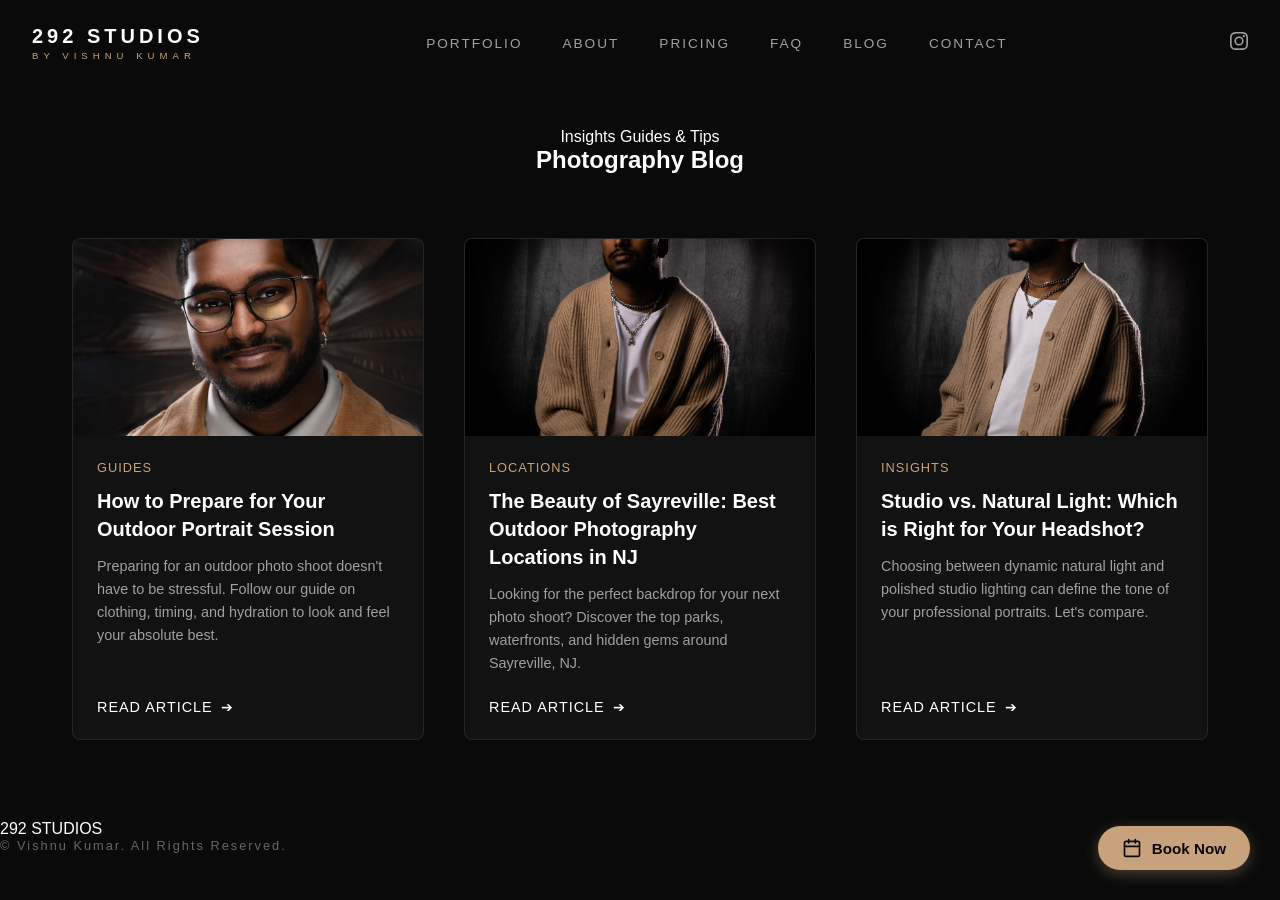
<file: blog-post.html>
<!DOCTYPE html>
<html lang="en">
<head>
    <meta charset="UTF-8">
    <meta name="viewport" content="width=device-width, initial-scale=1.0">
    <meta http-equiv="Content-Security-Policy" content="default-src 'self'; script-src 'self' https://www.googletagmanager.com https://cdn.jsdelivr.net https://www.google.com/recaptcha/ https://www.gstatic.com/recaptcha/; style-src 'self' 'unsafe-inline' https://fonts.googleapis.com https://cdn.jsdelivr.net; font-src 'self' https://fonts.gstatic.com; img-src 'self' data: https://images.unsplash.com https://www.google-analytics.com; connect-src 'self' https://script.google.com https://script.googleusercontent.com https://www.google-analytics.com https://*.google-analytics.com https://stats.g.doubleclick.net; frame-src 'self' https://www.google.com/recaptcha/ https://recaptcha.google.com/recaptcha/;">
    
    <!-- Google tag (gtag.js) -->
    <script async src="https://www.googletagmanager.com/gtag/js?id=G-B8R3D8LXMF"></script>
    <script src="analytics.js"></script>

    <meta name="description" content="Photography insights and guides by Vishnu Kumar from 292 STUDIOS in Sayreville, NJ.">
    <title>Blog Post | 292 STUDIOS</title>
    
    <!-- Google Fonts -->
    <link rel="preconnect" href="https://fonts.googleapis.com">
    <link rel="preconnect" href="https://fonts.gstatic.com" crossorigin>
    <link href="https://fonts.googleapis.com/css2?family=Inter:wght@300;400;500;600&family=Montserrat:ital,wght@0,300;0,400;0,500;0,700;1,300&display=swap" rel="stylesheet">
    
    <!-- Stylesheet -->
    <link rel="stylesheet" href="styles.css">
    
    <style>
        .back-link {
            display: inline-flex;
            align-items: center;
            gap: 0.5rem;
            color: var(--text-secondary);
            text-decoration: none;
            font-size: 0.9rem;
            margin-bottom: 2rem;
            transition: var(--transition-fast);
            text-transform: uppercase;
            letter-spacing: 1.5px;
        }
        
        .back-link:hover {
            color: var(--accent-gold);
        }
        
        .arrow-icon {
            width: 16px;
            height: 16px;
            fill: currentColor;
        }
    </style>
</head>
<body>
    <!-- Header & Navigation -->
    <header class="main-header scrolled" id="header">
        <div class="header-container">
            <a href="index.html" class="logo" id="logo-link">
                <span class="logo-name">292 STUDIOS</span>
                <span class="logo-subtitle">BY VISHNU KUMAR</span>
            </a>
            
            <nav class="nav-menu" id="nav-menu">
                <ul class="nav-list">
                    <li class="nav-item"><a href="index.html#gallery" class="nav-link" id="nav-work">Portfolio</a></li>
                    <li class="nav-item"><a href="index.html#about" class="nav-link" id="nav-about">About</a></li>
                    <li class="nav-item"><a href="pricing.html" class="nav-link" id="nav-pricing">Pricing</a></li>
                    <li class="nav-item"><a href="faq.html" class="nav-link" id="nav-faq">FAQ</a></li>
                    <li class="nav-item"><a href="blog.html" class="nav-link active" id="nav-blog">Blog</a></li>
                    <li class="nav-item"><a href="index.html#contact" class="nav-link" id="nav-contact">Contact</a></li>
                </ul>
            </nav>
            
            <div class="header-socials">
                <a href="https://www.instagram.com/292_studios/" target="_blank" rel="noopener" class="social-icon-link" aria-label="Instagram">
                    <svg viewBox="0 0 24 24" class="svg-icon"><path d="M12 2.163c3.204 0 3.584.012 4.85.07 3.252.148 4.771 1.691 4.919 4.919.058 1.265.069 1.645.069 4.849 0 3.205-.012 3.584-.069 4.849-.149 3.225-1.664 4.771-4.919 4.919-1.266.058-1.644.07-4.85.07-3.204 0-3.584-.012-4.849-.07-3.26-.149-4.771-1.699-4.919-4.92-.058-1.265-.07-1.644-.07-4.849 0-3.204.013-3.583.07-4.849.149-3.227 1.664-4.771 4.919-4.919 1.266-.057 1.645-.069 4.849-.069zM12 0C8.741 0 8.333.014 7.053.072 2.695.272.273 2.69.073 7.051.014 8.333 0 8.741 0 12c0 3.259.014 3.668.072 4.948.2 4.358 2.618 6.78 6.98 6.98 1.281.058 1.689.072 4.948.072 3.259 0 3.668-.014 4.948-.072 4.354-.2 6.782-2.618 6.979-6.98.059-1.28.073-1.689.073-4.948 0-3.259-.014-3.667-.072-4.947-.196-4.354-2.617-6.78-6.979-6.98C15.668.014 15.259 0 12 0zm0 5.838a6.162 6.162 0 100 12.324 6.162 6.162 0 000-12.324zM12 16a4 4 0 110-8 4 4 0 010 8zm6.406-11.845a1.44 1.44 0 100 2.881 1.44 1.44 0 000-2.881z"/></svg>
                </a>
            </div>

            <button class="menu-toggle" id="menu-toggle-btn" aria-label="Toggle Menu">
                <span class="hamburger-bar"></span>
                <span class="hamburger-bar"></span>
                <span class="hamburger-bar"></span>
            </button>
        </div>
    </header>

    <!-- Mobile Nav Overlay -->
    <div class="mobile-nav-overlay" id="mobile-nav-overlay">
        <ul class="mobile-nav-list">
            <li><a href="index.html#gallery" class="mobile-nav-link" id="mob-nav-work">Portfolio</a></li>
            <li><a href="index.html#about" class="mobile-nav-link" id="mob-nav-about">About</a></li>
            <li><a href="pricing.html" class="mobile-nav-link" id="mob-nav-pricing">Pricing</a></li>
            <li><a href="faq.html" class="mobile-nav-link" id="mob-nav-faq">FAQ</a></li>
            <li><a href="blog.html" class="mobile-nav-link active" id="mob-nav-blog">Blog</a></li>
            <li><a href="index.html#contact" class="mobile-nav-link" id="mob-nav-contact">Contact</a></li>
        </ul>
    </div>

    <!-- Blog Detail Section -->
    <section class="blog-detail-section">
        <div class="blog-detail-container">
            <!-- Back navigation -->
            <a href="blog.html" class="back-link">
                <svg viewBox="0 0 24 24" class="arrow-icon"><path d="M20 11H7.83l5.59-5.59L12 4l-8 8 8 8 1.41-1.41L7.83 13H20v-2z"/></svg>
                Back to blog
            </a>
            
            <!-- Article Header -->
            <header class="blog-post-header">
                <div class="blog-post-meta">
                    <span id="post-category">Category</span>
                </div>
                <h1 class="blog-post-title" id="post-title">Loading Article...</h1>
            </header>
            
            <!-- Hero Image -->
            <img src="data:image/svg+xml,%3Csvg xmlns='http://www.w3.org/2000/svg' viewBox='0 0 16 9'%3E%3C/svg%3E" alt="Article image" class="blog-post-hero" id="post-hero">
            
            <!-- Full Article Content -->
            <div class="blog-post-body" id="post-body">
                <!-- Dynamically populated -->
            </div>
            
            <!-- Call to Action (CTA) -->
            <div class="blog-cta-box">
                <h3 class="blog-cta-title">Ready to Capture Your Story?</h3>
                <p class="blog-cta-desc">Whether you need professional headshots, graduation portraits, or a custom creative session, let's collaborate to make it happen.</p>
                <a href="index.html#contact" class="blog-cta-btn">Book a Session</a>
            </div>
        </div>
    </section>

    <!-- Footer -->
    <footer class="main-footer">
        <div class="footer-content">
            <div class="footer-logo">292 STUDIOS</div>
            <p class="footer-copyright">&copy; <span id="current-year"></span> Vishnu Kumar. All Rights Reserved.</p>
        </div>
    </footer>

    <!-- Floating Book Now Button -->
    <a href="index.html#contact" class="floating-book-btn">
        <svg width="20" height="20" viewBox="0 0 24 24" fill="none" stroke="currentColor" stroke-width="2" stroke-linecap="round" stroke-linejoin="round">
            <rect x="3" y="4" width="18" height="18" rx="2" ry="2"></rect>
            <line x1="16" y1="2" x2="16" y2="6"></line>
            <line x1="8" y1="2" x2="8" y2="6"></line>
            <line x1="3" y1="10" x2="21" y2="10"></line>
        </svg>
        Book Now
    </a>

    <!-- Scripts -->
    <script src="script.js"></script>
    <script src="blog-data.js"></script>
    <script src="blog-detail.js"></script>
</body>
</html>
</file>
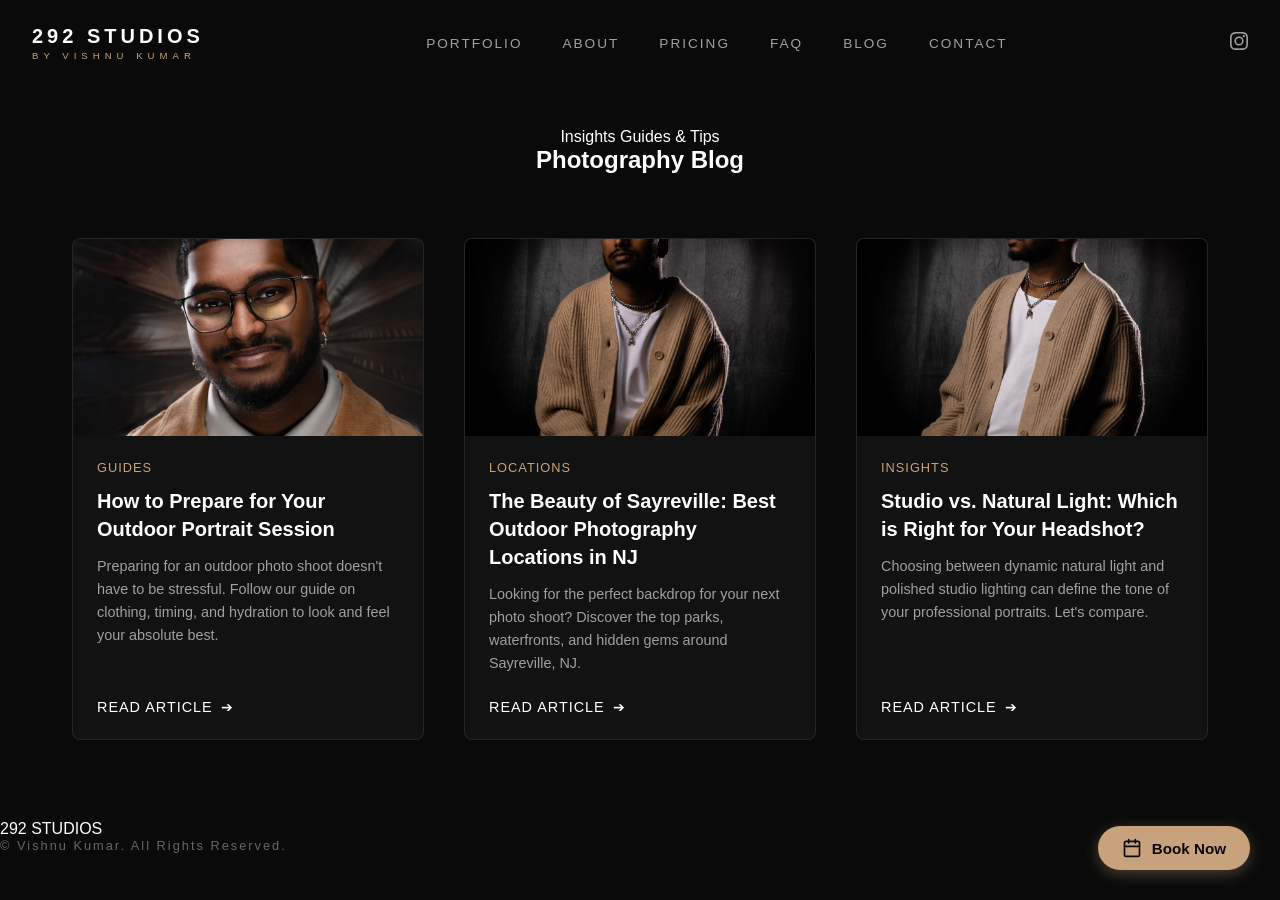
<file: blog.html>
<!DOCTYPE html>
<html lang="en">
<head>
    <meta charset="UTF-8">
    <meta name="viewport" content="width=device-width, initial-scale=1.0">
    <meta http-equiv="Content-Security-Policy" content="default-src 'self'; script-src 'self' https://www.googletagmanager.com https://cdn.jsdelivr.net https://www.google.com/recaptcha/ https://www.gstatic.com/recaptcha/; style-src 'self' 'unsafe-inline' https://fonts.googleapis.com https://cdn.jsdelivr.net; font-src 'self' https://fonts.gstatic.com; img-src 'self' data: https://images.unsplash.com https://www.google-analytics.com; connect-src 'self' https://script.google.com https://script.googleusercontent.com https://www.google-analytics.com https://*.google-analytics.com https://stats.g.doubleclick.net; frame-src 'self' https://www.google.com/recaptcha/ https://recaptcha.google.com/recaptcha/;">
    
    <!-- Google tag (gtag.js) -->
    <script async src="https://www.googletagmanager.com/gtag/js?id=G-B8R3D8LXMF"></script>
    <script src="analytics.js"></script>

    <meta name="description" content="Read the latest photography insights, preparation guides, and location tips by Vishnu Kumar from 292 STUDIOS in Sayreville, NJ.">
    <title>Insights & Photography Blog | 292 STUDIOS</title>
    
    <!-- Google Fonts -->
    <link rel="preconnect" href="https://fonts.googleapis.com">
    <link rel="preconnect" href="https://fonts.gstatic.com" crossorigin>
    <link href="https://fonts.googleapis.com/css2?family=Inter:wght@300;400;500;600&family=Montserrat:ital,wght@0,300;0,400;0,500;0,700;1,300&display=swap" rel="stylesheet">
    
    <!-- Stylesheet -->
    <link rel="stylesheet" href="styles.css">
</head>
<body>
    <!-- Header & Navigation -->
    <header class="main-header scrolled" id="header">
        <div class="header-container">
            <a href="index.html" class="logo" id="logo-link">
                <span class="logo-name">292 STUDIOS</span>
                <span class="logo-subtitle">BY VISHNU KUMAR</span>
            </a>
            
            <nav class="nav-menu" id="nav-menu">
                <ul class="nav-list">
                    <li class="nav-item"><a href="index.html#gallery" class="nav-link" id="nav-work">Portfolio</a></li>
                    <li class="nav-item"><a href="index.html#about" class="nav-link" id="nav-about">About</a></li>
                    <li class="nav-item"><a href="pricing.html" class="nav-link" id="nav-pricing">Pricing</a></li>
                    <li class="nav-item"><a href="faq.html" class="nav-link" id="nav-faq">FAQ</a></li>
                    <li class="nav-item"><a href="blog.html" class="nav-link active" id="nav-blog">Blog</a></li>
                    <li class="nav-item"><a href="index.html#contact" class="nav-link" id="nav-contact">Contact</a></li>
                </ul>
            </nav>
            
            <div class="header-socials">
                <a href="https://www.instagram.com/292_studios/" target="_blank" rel="noopener" class="social-icon-link" aria-label="Instagram">
                    <svg viewBox="0 0 24 24" class="svg-icon"><path d="M12 2.163c3.204 0 3.584.012 4.85.07 3.252.148 4.771 1.691 4.919 4.919.058 1.265.069 1.645.069 4.849 0 3.205-.012 3.584-.069 4.849-.149 3.225-1.664 4.771-4.919 4.919-1.266.058-1.644.07-4.85.07-3.204 0-3.584-.012-4.849-.07-3.26-.149-4.771-1.699-4.919-4.92-.058-1.265-.07-1.644-.07-4.849 0-3.204.013-3.583.07-4.849.149-3.227 1.664-4.771 4.919-4.919 1.266-.057 1.645-.069 4.849-.069zM12 0C8.741 0 8.333.014 7.053.072 2.695.272.273 2.69.073 7.051.014 8.333 0 8.741 0 12c0 3.259.014 3.668.072 4.948.2 4.358 2.618 6.78 6.98 6.98 1.281.058 1.689.072 4.948.072 3.259 0 3.668-.014 4.948-.072 4.354-.2 6.782-2.618 6.979-6.98.059-1.28.073-1.689.073-4.948 0-3.259-.014-3.667-.072-4.947-.196-4.354-2.617-6.78-6.979-6.98C15.668.014 15.259 0 12 0zm0 5.838a6.162 6.162 0 100 12.324 6.162 6.162 0 000-12.324zM12 16a4 4 0 110-8 4 4 0 010 8zm6.406-11.845a1.44 1.44 0 100 2.881 1.44 1.44 0 000-2.881z"/></svg>
                </a>
            </div>

            <button class="menu-toggle" id="menu-toggle-btn" aria-label="Toggle Menu">
                <span class="hamburger-bar"></span>
                <span class="hamburger-bar"></span>
                <span class="hamburger-bar"></span>
            </button>
        </div>
    </header>

    <!-- Mobile Nav Overlay -->
    <div class="mobile-nav-overlay" id="mobile-nav-overlay">
        <ul class="mobile-nav-list">
            <li><a href="index.html#gallery" class="mobile-nav-link" id="mob-nav-work">Portfolio</a></li>
            <li><a href="index.html#about" class="mobile-nav-link" id="mob-nav-about">About</a></li>
            <li><a href="pricing.html" class="mobile-nav-link" id="mob-nav-pricing">Pricing</a></li>
            <li><a href="faq.html" class="mobile-nav-link" id="mob-nav-faq">FAQ</a></li>
            <li><a href="blog.html" class="mobile-nav-link active" id="mob-nav-blog">Blog</a></li>
            <li><a href="index.html#contact" class="mobile-nav-link" id="mob-nav-contact">Contact</a></li>
        </ul>
    </div>

    <!-- Blog Header Section -->
    <section class="blog-header-section">
        <div class="container">
            <div class="project-detail-meta">
                <span>Insights</span>
                <span>Guides & Tips</span>
            </div>
            <h1 class="project-detail-title">Photography Blog</h1>
        </div>
    </section>

    <!-- Blog Grid Section -->
    <section class="blog-section">
        <div class="container">
            <div class="blog-grid" id="blog-grid">
                <!-- Dynamically generated via JS -->
            </div>
        </div>
    </section>

    <!-- Footer -->
    <footer class="main-footer">
        <div class="footer-content">
            <div class="footer-logo">292 STUDIOS</div>
            <p class="footer-copyright">&copy; <span id="current-year"></span> Vishnu Kumar. All Rights Reserved.</p>
        </div>
    </footer>

    <!-- Floating Book Now Button -->
    <a href="index.html#contact" class="floating-book-btn">
        <svg width="20" height="20" viewBox="0 0 24 24" fill="none" stroke="currentColor" stroke-width="2" stroke-linecap="round" stroke-linejoin="round">
            <rect x="3" y="4" width="18" height="18" rx="2" ry="2"></rect>
            <line x1="16" y1="2" x2="16" y2="6"></line>
            <line x1="8" y1="2" x2="8" y2="6"></line>
            <line x1="3" y1="10" x2="21" y2="10"></line>
        </svg>
        Book Now
    </a>

    <!-- Scripts -->
    <script src="script.js"></script>
    <script src="blog-data.js"></script>
    <script src="blog.js"></script>
</body>
</html>
</file>
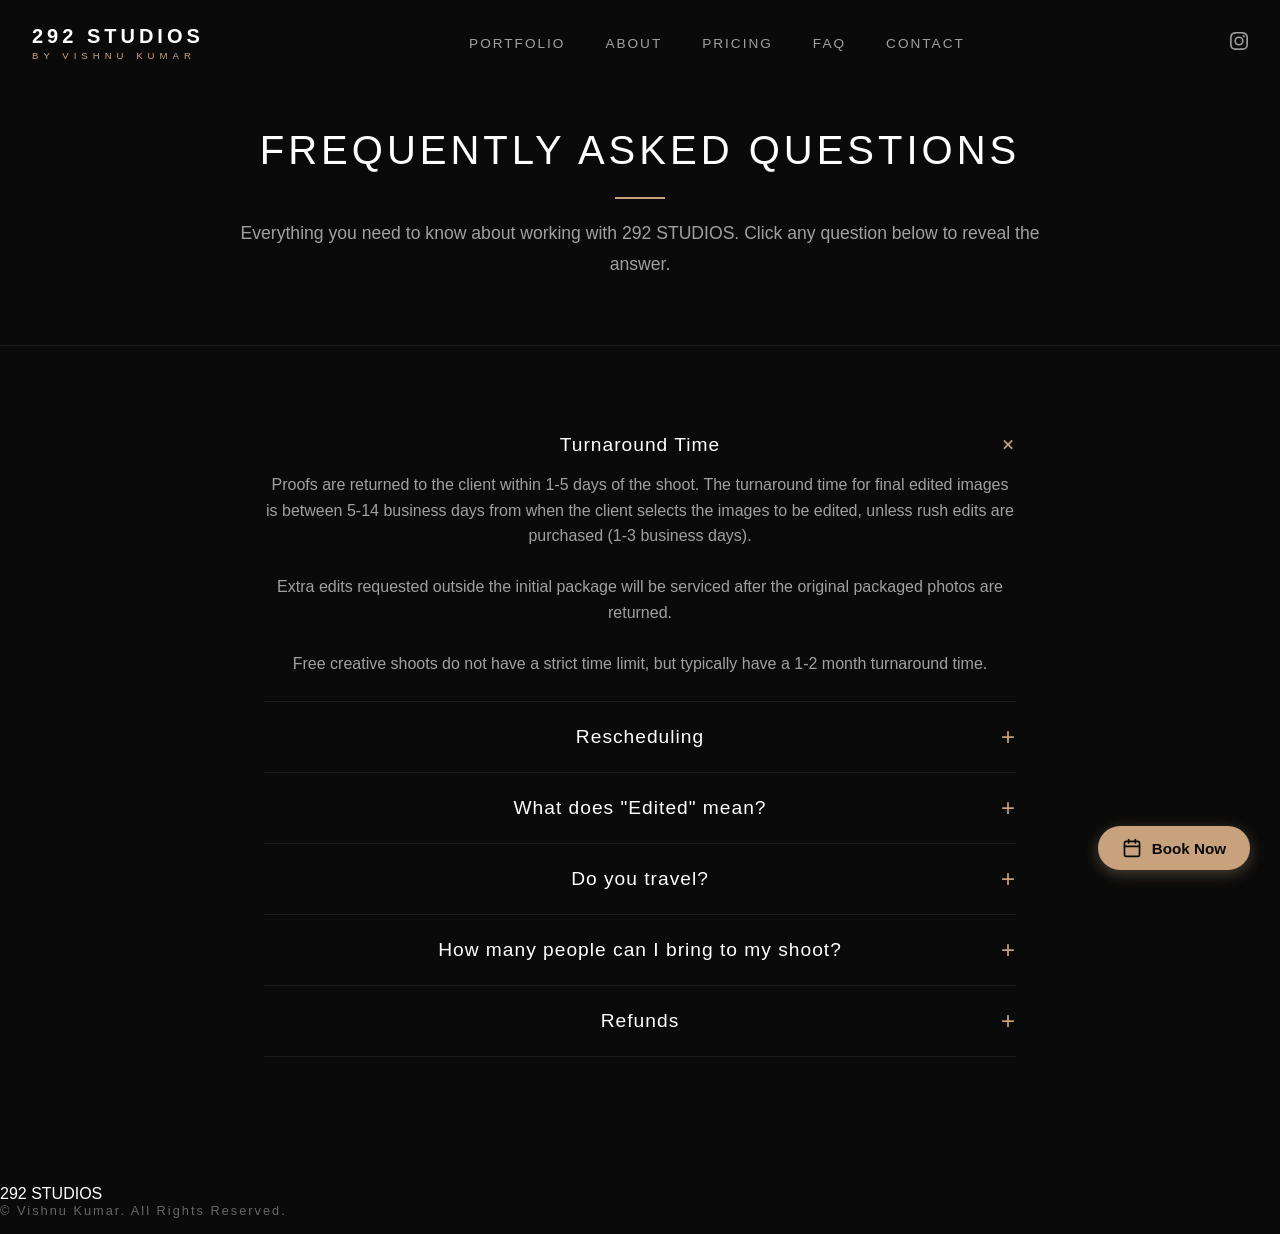
<file: faq.html>
<!DOCTYPE html>
<html lang="en">
<head>
    <meta charset="UTF-8">
    <meta name="viewport" content="width=device-width, initial-scale=1.0">
    <meta http-equiv="Content-Security-Policy" content="default-src 'self'; script-src 'self' 'unsafe-inline' https://www.googletagmanager.com; style-src 'self' 'unsafe-inline' https://fonts.googleapis.com; font-src 'self' https://fonts.gstatic.com; img-src 'self' data: https://images.unsplash.com https://www.google-analytics.com; connect-src 'self' https://script.google.com https://script.googleusercontent.com https://www.google-analytics.com https://*.google-analytics.com https://stats.g.doubleclick.net;">
    
    <!-- Google tag (gtag.js) -->
    <script async src="https://www.googletagmanager.com/gtag/js?id=G-B8R3D8LXMF"></script>
    <script>
      window.dataLayer = window.dataLayer || [];
      function gtag(){dataLayer.push(arguments);}
      gtag('js', new Date());

      gtag('config', 'G-B8R3D8LXMF');
    </script>

    <meta name="description" content="Have questions about booking a photoshoot with 292 STUDIOS? Read our FAQ for answers regarding turnaround times, locations, rescheduling, and package details.">
    <title>FAQ & Shoot Details | 292 STUDIOS</title>
    
    <!-- Google Fonts -->
    <link rel="preconnect" href="https://fonts.googleapis.com">
    <link rel="preconnect" href="https://fonts.gstatic.com" crossorigin>
    <link href="https://fonts.googleapis.com/css2?family=Inter:wght@300;400;500;600&family=Montserrat:ital,wght@0,300;0,400;0,500;0,700;1,300&display=swap" rel="stylesheet">
    
    <!-- Stylesheet -->
    <link rel="stylesheet" href="styles.css?v=1.1">
    
    <style>
        .page-header-section {
            padding: 8rem 0 4rem 0;
            background-color: var(--bg-primary);
            border-bottom: 1px solid var(--border-color);
            text-align: center;
        }
        
        .page-title {
            font-family: var(--font-heading);
            font-size: 2.5rem;
            font-weight: 300;
            letter-spacing: 4px;
            margin-bottom: 1.5rem;
            text-transform: uppercase;
        }
        
        .page-desc {
            font-size: 1.1rem;
            line-height: 1.8;
            color: var(--text-secondary);
            font-weight: 300;
            max-width: 800px;
            margin: 0 auto;
        }
        
        /* FAQ Styles */
        .faq-section {
            padding: 4rem 1.5rem 8rem 1.5rem;
            max-width: 800px;
            margin: 0 auto;
        }
        
        .faq-item {
            border-bottom: 1px solid var(--border-color);
            padding: 1.5rem 0;
        }
        
        .faq-question {
            display: flex;
            justify-content: center;
            align-items: center;
            position: relative;
            cursor: pointer;
            font-family: var(--font-heading);
            font-size: 1.2rem;
            font-weight: 500;
            letter-spacing: 1px;
            color: var(--text-primary);
            transition: var(--transition-fast);
        }
        
        .faq-question:hover {
            color: var(--accent-gold);
        }
        
        .faq-icon {
            position: absolute;
            right: 0;
            font-size: 1.5rem;
            color: var(--accent-gold);
            transition: transform 0.3s ease;
        }
        
        .faq-item.active .faq-icon {
            transform: rotate(45deg);
        }
        
        .faq-answer {
            max-height: 0;
            overflow: hidden;
            transition: max-height 0.4s ease, margin-top 0.4s ease;
            color: var(--text-secondary);
            line-height: 1.6;
            font-weight: 300;
            text-align: center;
        }
        
        .faq-item.active .faq-answer {
            max-height: 500px;
            margin-top: 1rem;
        }
        
        @media (max-width: 768px) {
            .page-header-section {
                padding: 6rem 0 3rem 0;
            }
            .page-title {
                font-size: 1.75rem;
                letter-spacing: 2px;
            }
            .faq-question {
                font-size: 1.1rem;
            }
        }
    </style>
</head>
<body>
    <!-- Header & Navigation -->
    <header class="main-header scrolled" id="header">
        <div class="header-container">
            <a href="index.html" class="logo" id="logo-link">
                <span class="logo-name">292 STUDIOS</span>
                <span class="logo-subtitle">BY VISHNU KUMAR</span>
            </a>
            
            <nav class="nav-menu" id="nav-menu">
                <ul class="nav-list">
                    <li class="nav-item"><a href="index.html#gallery" class="nav-link" id="nav-work">Portfolio</a></li>
                    <li class="nav-item"><a href="index.html#about" class="nav-link" id="nav-about">About</a></li>
                    <li class="nav-item"><a href="pricing.html" class="nav-link" id="nav-pricing">Pricing</a></li>
                    <li class="nav-item"><a href="faq.html" class="nav-link active" id="nav-faq">FAQ</a></li>
                    <!-- <li class="nav-item"><a href="blog.html" class="nav-link" id="nav-blog">Blog</a></li> -->
                    <li class="nav-item"><a href="index.html#contact" class="nav-link" id="nav-contact">Contact</a></li>
                </ul>
            </nav>
            
            <div class="header-socials">
                <a href="https://www.instagram.com/292_studios/" target="_blank" rel="noopener" class="social-icon-link" aria-label="Instagram">
                    <svg viewBox="0 0 24 24" class="svg-icon"><path d="M12 2.163c3.204 0 3.584.012 4.85.07 3.252.148 4.771 1.691 4.919 4.919.058 1.265.069 1.645.069 4.849 0 3.205-.012 3.584-.069 4.849-.149 3.225-1.664 4.771-4.919 4.919-1.266.058-1.644.07-4.85.07-3.204 0-3.584-.012-4.849-.07-3.26-.149-4.771-1.699-4.919-4.92-.058-1.265-.07-1.644-.07-4.849 0-3.204.013-3.583.07-4.849.149-3.227 1.664-4.771 4.919-4.919 1.266-.057 1.645-.069 4.849-.069zM12 0C8.741 0 8.333.014 7.053.072 2.695.272.273 2.69.073 7.051.014 8.333 0 8.741 0 12c0 3.259.014 3.668.072 4.948.2 4.358 2.618 6.78 6.98 6.98 1.281.058 1.689.072 4.948.072 3.259 0 3.668-.014 4.948-.072 4.354-.2 6.782-2.618 6.979-6.98.059-1.28.073-1.689.073-4.948 0-3.259-.014-3.667-.072-4.947-.196-4.354-2.617-6.78-6.979-6.98C15.668.014 15.259 0 12 0zm0 5.838a6.162 6.162 0 100 12.324 6.162 6.162 0 000-12.324zM12 16a4 4 0 110-8 4 4 0 010 8zm6.406-11.845a1.44 1.44 0 100 2.881 1.44 1.44 0 000-2.881z"/></svg>
                </a>
            </div>

            <button class="menu-toggle" id="menu-toggle-btn" aria-label="Toggle Menu">
                <span class="hamburger-bar"></span>
                <span class="hamburger-bar"></span>
                <span class="hamburger-bar"></span>
            </button>
        </div>
    </header>

    <!-- Mobile Nav Overlay -->
    <div class="mobile-nav-overlay" id="mobile-nav-overlay">
        <ul class="mobile-nav-list">
            <li><a href="index.html#gallery" class="mobile-nav-link" id="mob-nav-work">Portfolio</a></li>
            <li><a href="index.html#about" class="mobile-nav-link" id="mob-nav-about">About</a></li>
            <li><a href="pricing.html" class="mobile-nav-link" id="mob-nav-pricing">Pricing</a></li>
            <li><a href="faq.html" class="mobile-nav-link active" id="mob-nav-faq">FAQ</a></li>
            <!-- <li><a href="blog.html" class="mobile-nav-link" id="mob-nav-blog">Blog</a></li> -->
            <li><a href="index.html#contact" class="mobile-nav-link" id="mob-nav-contact">Contact</a></li>
        </ul>
        <div class="mobile-socials">
            <a href="https://www.instagram.com/292_studios/" target="_blank" rel="noopener" class="social-icon-link" aria-label="Instagram">
                <svg viewBox="0 0 24 24" class="svg-icon"><path d="M12 2.163c3.204 0 3.584.012 4.85.07 3.252.148 4.771 1.691 4.919 4.919.058 1.265.069 1.645.069 4.849 0 3.205-.012 3.584-.069 4.849-.149 3.225-1.664 4.771-4.919 4.919-1.266.058-1.644.07-4.85.07-3.204 0-3.584-.012-4.849-.07-3.26-.149-4.771-1.699-4.919-4.92-.058-1.265-.07-1.644-.07-4.849 0-3.204.013-3.583.07-4.849.149-3.227 1.664-4.771 4.919-4.919 1.266-.057 1.645-.069 4.849-.069zM12 0C8.741 0 8.333.014 7.053.072 2.695.272.273 2.69.073 7.051.014 8.333 0 8.741 0 12c0 3.259.014 3.668.072 4.948.2 4.358 2.618 6.78 6.98 6.98 1.281.058 1.689.072 4.948.072 3.259 0 3.668-.014 4.948-.072 4.354-.2 6.782-2.618 6.979-6.98.059-1.28.073-1.689.073-4.948 0-3.259-.014-3.667-.072-4.947-.196-4.354-2.617-6.78-6.979-6.98C15.668.014 15.259 0 12 0zm0 5.838a6.162 6.162 0 100 12.324 6.162 6.162 0 000-12.324zM12 16a4 4 0 110-8 4 4 0 010 8zm6.406-11.845a1.44 1.44 0 100 2.881 1.44 1.44 0 000-2.881z"/></svg>
            </a>
        </div>
    </div>

    <!-- Header Section -->
    <section class="page-header-section">
        <div class="container">
            <h1 class="page-title animate-text-reveal">Frequently Asked Questions</h1>
            <div class="title-underline"></div>
            <p class="page-desc animate-fade-up">Everything you need to know about working with 292 STUDIOS. Click any question below to reveal the answer.</p>
        </div>
    </section>

    <!-- FAQ Accordion -->
    <section class="faq-section">
        
        <div class="faq-item active">
            <div class="faq-question">
                Turnaround Time
                <span class="faq-icon">+</span>
            </div>
            <div class="faq-answer">
                <p>Proofs are returned to the client within 1-5 days of the shoot. The turnaround time for final edited images is between 5-14 business days from when the client selects the images to be edited, unless rush edits are purchased (1-3 business days).</p>
                <br>
                <p>Extra edits requested outside the initial package will be serviced after the original packaged photos are returned.</p>
                <br>
                <p>Free creative shoots do not have a strict time limit, but typically have a 1-2 month turnaround time.</p>
            </div>
        </div>

        <div class="faq-item">
            <div class="faq-question">
                Rescheduling
                <span class="faq-icon">+</span>
            </div>
            <div class="faq-answer">
                <p>Rescheduling is free depending on availability. If I am free on your requested date, there is no charge. If my schedule is booked and I need to make special accommodations to squeeze you in, there will be a $100 rescheduling fee.</p>
            </div>
        </div>

        <div class="faq-item">
            <div class="faq-question">
                What does "Edited" mean?
                <span class="faq-icon">+</span>
            </div>
            <div class="faq-answer">
                <p>The raw photos naturally look gorgeous straight out of the camera, but editing includes color correction, blemish removal, stray hair removal, and sky replacement if needed. I DO NOT do body modifications. Please ensure your wardrobe is properly sized.</p>
            </div>
        </div>

        <div class="faq-item">
            <div class="faq-question">
                Do you travel?
                <span class="faq-icon">+</span>
            </div>
            <div class="faq-answer">
                <p>Yes, I am available to travel throughout NJ. For out-of-state inquiries, please contact me directly.</p>
            </div>
        </div>

        <div class="faq-item">
            <div class="faq-question">
                How many people can I bring to my shoot?
                <span class="faq-icon">+</span>
            </div>
            <div class="faq-answer">
                <p>I recommend a total of 2-4 people for outdoor shoots. Large groups tend to pull focus away from the actual pictures, and we end up capturing fewer shots than planned. However, it's completely up to you—bring the whole family if you want!</p>
                <br>
                <p>For indoor studio shoots, please limit your guests to 2-5 non-participants.</p>
            </div>
        </div>

        <div class="faq-item">
            <div class="faq-question">
                Refunds
                <span class="faq-icon">+</span>
            </div>
            <div class="faq-answer">
                <p>All photoshoot bookings are non-refundable once confirmed. However, if you need to cancel and notify me more than 72 hours before your scheduled shoot, you are eligible to receive a 50% refund on your deposit. Cancellations made within 72 hours of the shoot are not eligible for any refund. Edited work that has been delivered is also non-refundable due to the time, resources, and creative effort invested.</p>
                <br>
                <p>The only exception to this policy is in the case of unavoidable "Acts of God" (such as natural disasters, severe illness, or other unforeseen emergencies that prevent the session from taking place). In such instances, I will work with you to reschedule or issue a credit at my discretion.</p>
            </div>
        </div>

    </section>

    <!-- Footer -->
    <footer class="main-footer">
        <div class="footer-content">
            <div class="footer-logo">292 STUDIOS</div>
            <p class="footer-copyright">&copy; <span id="current-year"></span> Vishnu Kumar. All Rights Reserved.</p>
        </div>
    </footer>

    <!-- Floating Book Now Button -->
    <a href="index.html#contact" class="floating-book-btn">
        <svg width="20" height="20" viewBox="0 0 24 24" fill="none" stroke="currentColor" stroke-width="2" stroke-linecap="round" stroke-linejoin="round">
            <rect x="3" y="4" width="18" height="18" rx="2" ry="2"></rect>
            <line x1="16" y1="2" x2="16" y2="6"></line>
            <line x1="8" y1="2" x2="8" y2="6"></line>
            <line x1="3" y1="10" x2="21" y2="10"></line>
        </svg>
        Book Now
    </a>

    <!-- Scripts -->
    <script src="script.js"></script>
</body>
</html>
</file>
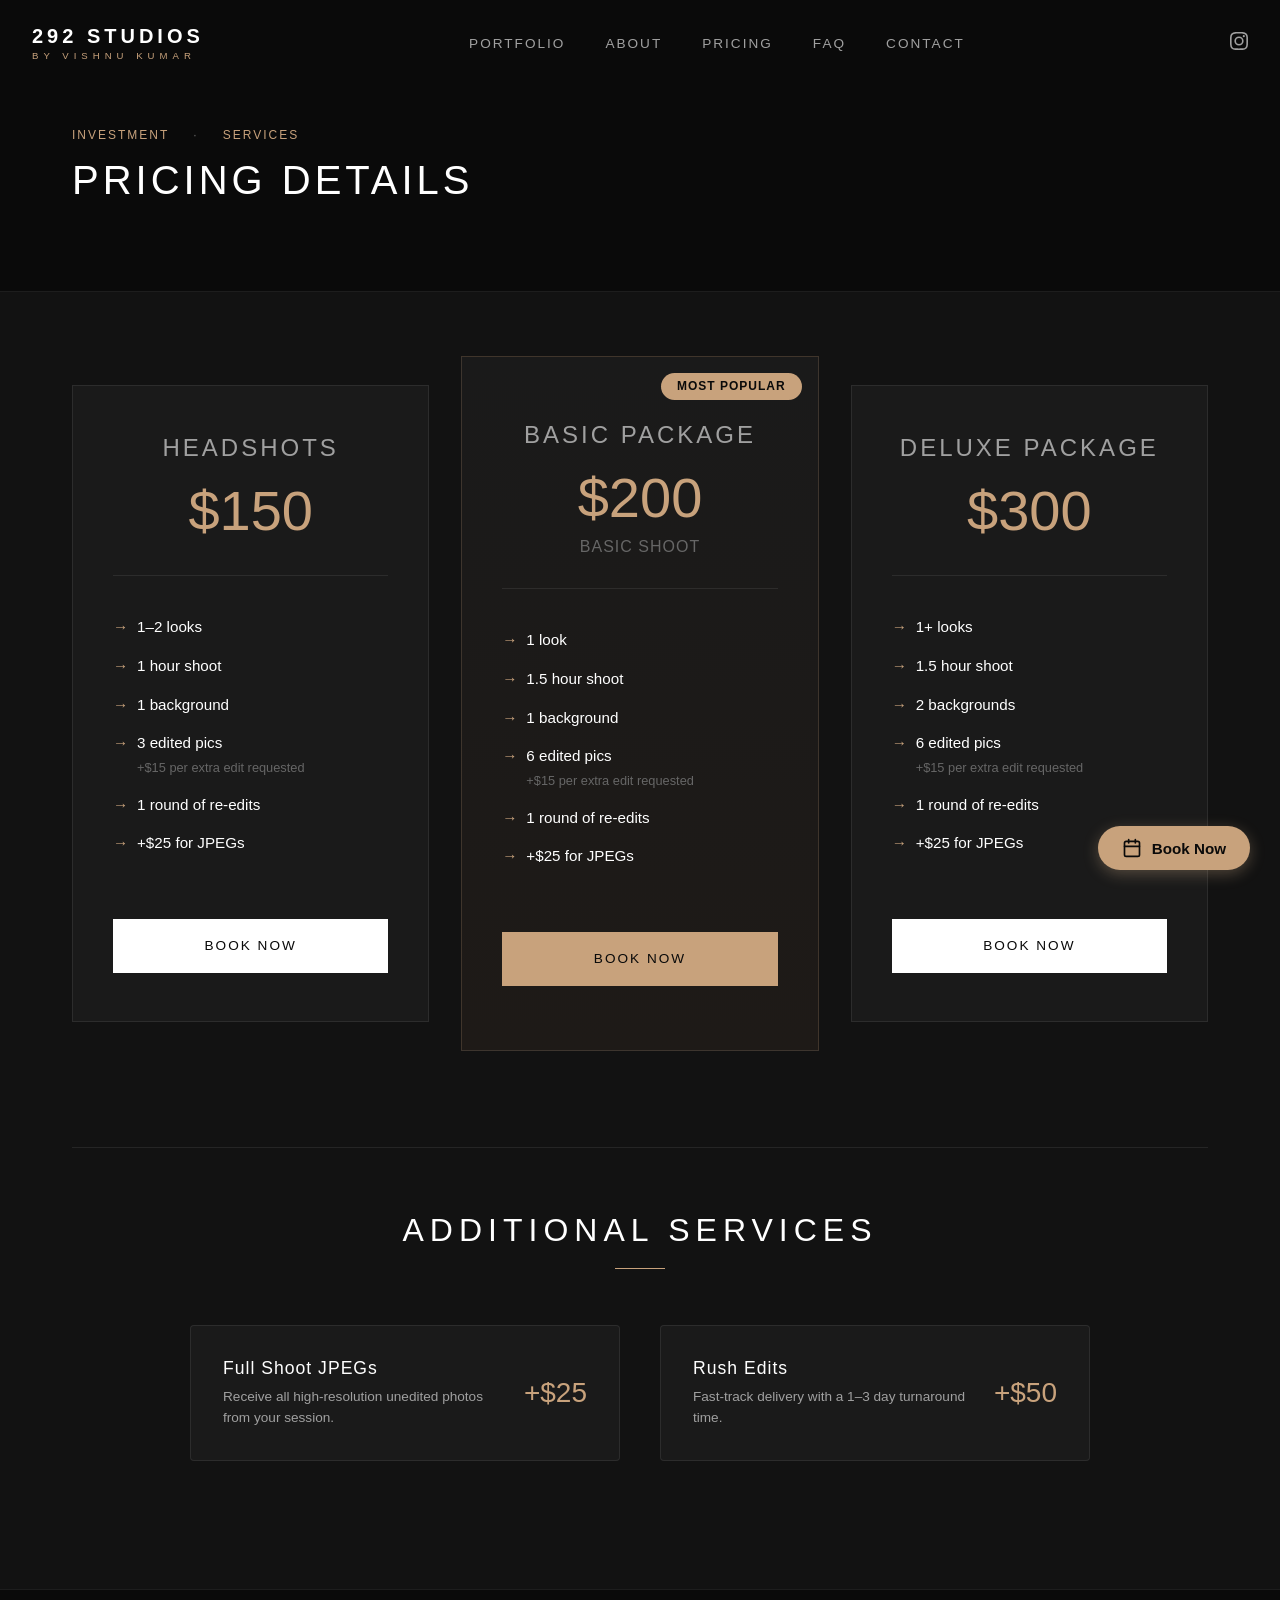
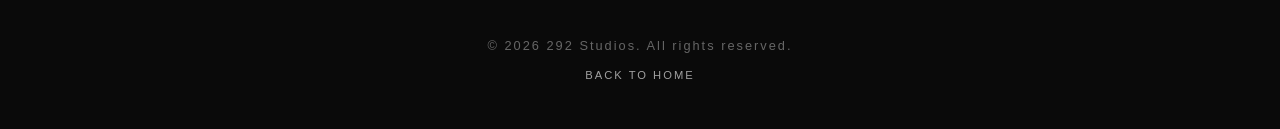
<file: pricing.html>
<!DOCTYPE html>
<html lang="en">
<head>
    <meta charset="UTF-8">
    <meta name="viewport" content="width=device-width, initial-scale=1.0">
    <meta http-equiv="Content-Security-Policy" content="default-src 'self'; script-src 'self' https://www.googletagmanager.com https://cdn.jsdelivr.net https://www.google.com/recaptcha/ https://www.gstatic.com/recaptcha/; style-src 'self' 'unsafe-inline' https://fonts.googleapis.com https://cdn.jsdelivr.net; font-src 'self' https://fonts.gstatic.com; img-src 'self' data: https://images.unsplash.com https://www.google-analytics.com; connect-src 'self' https://script.google.com https://script.googleusercontent.com https://www.google-analytics.com https://*.google-analytics.com https://stats.g.doubleclick.net; frame-src 'self' https://www.google.com/recaptcha/ https://recaptcha.google.com/recaptcha/;">
    
    <!-- Google tag (gtag.js) -->
    <script async src="https://www.googletagmanager.com/gtag/js?id=G-B8R3D8LXMF"></script>
    <script src="analytics.js"></script>

    <meta name="description" content="View photography pricing packages for headshots, graduation shoots, and creative studio portraiture by Vishnu Kumar at 292 STUDIOS in Sayreville, NJ.">
    <title>Photography Packages & Pricing | 292 STUDIOS</title>
    
    <!-- Google Fonts -->
    <link rel="preconnect" href="https://fonts.googleapis.com">
    <link rel="preconnect" href="https://fonts.gstatic.com" crossorigin>
    <link href="https://fonts.googleapis.com/css2?family=Inter:wght@300;400;500;600&family=Montserrat:ital,wght@0,300;0,400;0,500;0,700;1,300&display=swap" rel="stylesheet">
    
    <!-- Stylesheet -->
    <link rel="stylesheet" href="styles.css?v=1.1">
    
    <style>
        .project-header-section {
            padding: 8rem 0 4rem 0;
            background-color: var(--bg-primary);
            border-bottom: 1px solid var(--border-color);
        }
        
        .project-detail-meta {
            display: flex;
            gap: 1.5rem;
            margin-bottom: 1rem;
            font-family: var(--font-heading);
            font-size: 0.75rem;
            letter-spacing: 2px;
            text-transform: uppercase;
            color: var(--accent-gold);
            font-weight: 500;
        }
        
        .project-detail-meta span:not(:last-child)::after {
            content: "·";
            margin-left: 1.5rem;
            color: var(--text-muted);
        }
        
        .project-detail-title {
            font-family: var(--font-heading);
            font-size: 2.5rem;
            font-weight: 300;
            letter-spacing: 4px;
            margin-bottom: 1.5rem;
            text-transform: uppercase;
        }
        
        .project-detail-desc {
            font-size: 1.1rem;
            line-height: 1.8;
            color: var(--text-secondary);
            font-weight: 300;
            max-width: 800px;
        }
        @media (max-width: 768px) {
            .project-header-section {
                padding: 6rem 0 3rem 0;
            }
            .project-detail-title {
                font-size: 1.75rem;
                letter-spacing: 2px;
            }
        }
    </style>
</head>
<body>
    <!-- Header & Navigation -->
    <header class="main-header scrolled" id="header">
        <div class="header-container">
            <a href="index.html" class="logo" id="logo-link">
                <span class="logo-name">292 STUDIOS</span>
                <span class="logo-subtitle">BY VISHNU KUMAR</span>
            </a>
            
            <nav class="nav-menu" id="nav-menu">
                <ul class="nav-list">
                    <li class="nav-item"><a href="index.html#gallery" class="nav-link" id="nav-work">Portfolio</a></li>
                    <li class="nav-item"><a href="index.html#about" class="nav-link" id="nav-about">About</a></li>
                    <li class="nav-item"><a href="pricing.html" class="nav-link active" id="nav-pricing">Pricing</a></li>
                    <li class="nav-item"><a href="faq.html" class="nav-link" id="nav-faq">FAQ</a></li>
                    <!-- <li class="nav-item"><a href="blog.html" class="nav-link" id="nav-blog">Blog</a></li> -->
                    <li class="nav-item"><a href="index.html#contact" class="nav-link" id="nav-contact">Contact</a></li>
                </ul>
            </nav>
            
            <div class="header-socials">
                <a href="https://www.instagram.com/292_studios/" target="_blank" rel="noopener" class="social-icon-link" aria-label="Instagram">
                    <svg viewBox="0 0 24 24" class="svg-icon"><path d="M12 2.163c3.204 0 3.584.012 4.85.07 3.252.148 4.771 1.691 4.919 4.919.058 1.265.069 1.645.069 4.849 0 3.205-.012 3.584-.069 4.849-.149 3.225-1.664 4.771-4.919 4.919-1.266.058-1.644.07-4.85.07-3.204 0-3.584-.012-4.849-.07-3.26-.149-4.771-1.699-4.919-4.92-.058-1.265-.07-1.644-.07-4.849 0-3.204.013-3.583.07-4.849.149-3.227 1.664-4.771 4.919-4.919 1.266-.057 1.645-.069 4.849-.069zM12 0C8.741 0 8.333.014 7.053.072 2.695.272.273 2.69.073 7.051.014 8.333 0 8.741 0 12c0 3.259.014 3.668.072 4.948.2 4.358 2.618 6.78 6.98 6.98 1.281.058 1.689.072 4.948.072 3.259 0 3.668-.014 4.948-.072 4.354-.2 6.782-2.618 6.979-6.98.059-1.28.073-1.689.073-4.948 0-3.259-.014-3.667-.072-4.947-.196-4.354-2.617-6.78-6.979-6.98C15.668.014 15.259 0 12 0zm0 5.838a6.162 6.162 0 100 12.324 6.162 6.162 0 000-12.324zM12 16a4 4 0 110-8 4 4 0 010 8zm6.406-11.845a1.44 1.44 0 100 2.881 1.44 1.44 0 000-2.881z"/></svg>
                </a>
            </div>

            <button class="menu-toggle" id="menu-toggle-btn" aria-label="Toggle Menu">
                <span class="hamburger-bar"></span>
                <span class="hamburger-bar"></span>
                <span class="hamburger-bar"></span>
            </button>
        </div>
    </header>

    <!-- Mobile Nav Overlay -->
    <div class="mobile-nav-overlay" id="mobile-nav-overlay">
        <ul class="mobile-nav-list">
            <li><a href="index.html#gallery" class="mobile-nav-link" id="mob-nav-work">Portfolio</a></li>
            <li><a href="index.html#about" class="mobile-nav-link" id="mob-nav-about">About</a></li>
            <li><a href="pricing.html" class="mobile-nav-link active" id="mob-nav-pricing">Pricing</a></li>
            <li><a href="faq.html" class="mobile-nav-link" id="mob-nav-faq">FAQ</a></li>
            <!-- <li><a href="blog.html" class="mobile-nav-link" id="mob-nav-blog">Blog</a></li> -->
            <li><a href="index.html#contact" class="mobile-nav-link" id="mob-nav-contact">Contact</a></li>
        </ul>
    </div>

    <!-- Pricing Header Section -->
    <section class="project-header-section">
        <div class="container">
            <div class="project-detail-meta">
                <span>Investment</span>
                <span>Services</span>
            </div>
            <h1 class="project-detail-title">Pricing Details</h1>
        </div>
    </section>

    <!-- Pricing Grid Section -->
    <section class="pricing-section">
        <div class="container">
            <div class="pricing-grid">
                
                <!-- Head shots -->
                <div class="pricing-card">
                    <div class="pricing-header">
                        <h3 class="pricing-tier">Headshots</h3>
                        <div class="pricing-price">$150</div>
                    </div>
                    <ul class="pricing-features">
                        <li>1–2 looks</li>
                        <li>1 hour shoot</li>
                        <li>1 background</li>
                        <li>3 edited pics <span class="pricing-extra">+$15 per extra edit requested</span></li>
                        <li>1 round of re-edits</li>
                        <li>+$25 for JPEGs</li>
                    </ul>
                    <a href="index.html#contact" class="pricing-btn">Book Now</a>
                </div>

                <!-- Basic -->
                <div class="pricing-card popular">
                    <div class="pricing-badge">Most Popular</div>
                    <div class="pricing-header">
                        <h3 class="pricing-tier">Basic Package</h3>
                        <div class="pricing-price">$200 <span class="pricing-sub">basic shoot</span></div>
                    </div>
                    <ul class="pricing-features">
                        <li>1 look</li>
                        <li>1.5 hour shoot</li>
                        <li>1 background</li>
                        <li>6 edited pics <span class="pricing-extra">+$15 per extra edit requested</span></li>
                        <li>1 round of re-edits</li>
                        <li>+$25 for JPEGs</li>
                    </ul>
                    <a href="index.html#contact" class="pricing-btn">Book Now</a>
                </div>

                <!-- Basic + -->
                <div class="pricing-card">
                    <div class="pricing-header">
                        <h3 class="pricing-tier">Deluxe Package</h3>
                        <div class="pricing-price">$300</div>
                    </div>
                    <ul class="pricing-features">
                        <li>1+ looks</li>
                        <li>1.5 hour shoot</li>
                        <li>2 backgrounds</li>
                        <li>6 edited pics <span class="pricing-extra">+$15 per extra edit requested</span></li>
                        <li>1 round of re-edits</li>
                        <li>+$25 for JPEGs</li>
                    </ul>
                    <a href="index.html#contact" class="pricing-btn">Book Now</a>
                </div>

            </div>

            <!-- Additional Services / Add-ons -->
            <div class="addons-section reveal-on-scroll">
                <div class="addons-header">
                    <h2 class="addons-title">Additional Services</h2>
                    <div class="title-underline"></div>
                </div>
                <div class="addons-grid">
                    <div class="addon-card">
                        <div class="addon-info">
                            <h4 class="addon-name">Full Shoot JPEGs</h4>
                            <p class="addon-desc">Receive all high-resolution unedited photos from your session.</p>
                        </div>
                        <div class="addon-price">+$25</div>
                    </div>
                    <div class="addon-card">
                        <div class="addon-info">
                            <h4 class="addon-name">Rush Edits</h4>
                            <p class="addon-desc">Fast-track delivery with a 1–3 day turnaround time.</p>
                        </div>
                        <div class="addon-price">+$50</div>
                    </div>
                </div>
            </div>
        </div>
    </section>

    <!-- Footer -->
    <footer class="footer">
        <div class="container">
            <p class="footer-copyright">&copy; 2026 292 Studios. All rights reserved.</p>
            <div class="footer-links">
                <a href="index.html" class="footer-link">Back to Home</a>
            </div>
        </div>
    </footer>

    <!-- Floating Book Now Button -->
    <a href="index.html#contact" class="floating-book-btn">
        <svg width="20" height="20" viewBox="0 0 24 24" fill="none" stroke="currentColor" stroke-width="2" stroke-linecap="round" stroke-linejoin="round">
            <rect x="3" y="4" width="18" height="18" rx="2" ry="2"></rect>
            <line x1="16" y1="2" x2="16" y2="6"></line>
            <line x1="8" y1="2" x2="8" y2="6"></line>
            <line x1="3" y1="10" x2="21" y2="10"></line>
        </svg>
        Book Now
    </a>

    <!-- Scripts -->
    <script>
        const menuToggleBtn = document.getElementById('menu-toggle-btn');
        const mobileOverlay = document.getElementById('mobile-nav-overlay');
        const toggleMenu = () => {
            const isOpen = menuToggleBtn.classList.toggle('open');
            mobileOverlay.classList.toggle('open', isOpen);
            document.body.style.overflow = isOpen ? 'hidden' : '';
        };
        if (menuToggleBtn && mobileOverlay) {
            menuToggleBtn.addEventListener('click', toggleMenu);
        }
        
        const revealElements = document.querySelectorAll('.reveal-on-scroll');
        if ('IntersectionObserver' in window && revealElements.length > 0) {
            const revealObserver = new IntersectionObserver((entries, observer) => {
                entries.forEach(entry => {
                    if (entry.isIntersecting) {
                        entry.target.classList.add('active');
                        observer.unobserve(entry.target);
                    }
                });
            }, { threshold: 0.1, rootMargin: '0px 0px -40px 0px' });
            revealElements.forEach(elem => revealObserver.observe(elem));
        } else {
            revealElements.forEach(elem => elem.classList.add('active'));
        }
    </script>
    <script src="portfolio-data.js?v=4"></script>
    <script src="script.js"></script>
</body>
</html>
</file>
<file: styles.css>
/* ==========================================
   292 STUDIOS BY VISHNU KUMAR PORTFOLIO STYLES
   ========================================== */

/* --- CSS Variables & Design System --- */
:root {
    --bg-primary: #0a0a0a;
    --bg-secondary: #121212;
    --bg-tertiary: #1a1a1a;
    --accent-gold: #c8a27c;
    --accent-gold-hover: #b08d65;
    --text-primary: #ffffff;
    --text-secondary: #a0a0a0;
    --text-muted: #666666;
    --border-color: rgba(255, 255, 255, 0.08);
    --border-gold: rgba(200, 162, 124, 0.2);
    --glass-bg: rgba(18, 18, 18, 0.7);
    --glass-border: rgba(255, 255, 255, 0.05);
    --transition-smooth: all 0.4s cubic-bezier(0.25, 0.8, 0.25, 1);
    --transition-fast: all 0.2s ease;
    --font-heading: 'Montserrat', sans-serif;
    --font-body: 'Inter', sans-serif;
}

/* --- Base Resets & Page Settings --- */
* {
    margin: 0;
    padding: 0;
    box-sizing: border-box;
}

html {
    scroll-behavior: smooth;
    background-color: var(--bg-primary);
    color: var(--text-primary);
    font-family: var(--font-body);
    font-size: 16px;
    -webkit-font-smoothing: antialiased;
}

body {
    overflow-x: hidden;
}

/* --- Custom Scrollbar --- */
::-webkit-scrollbar {
    width: 8px;
}
::-webkit-scrollbar-track {
    background: var(--bg-primary);
}
::-webkit-scrollbar-thumb {
    background: var(--bg-tertiary);
    border-radius: 4px;
    border: 2px solid var(--bg-primary);
}
::-webkit-scrollbar-thumb:hover {
    background: var(--accent-gold);
}

/* --- Layout Utility --- */
.container {
    max-width: 1200px;
    margin: 0 auto;
    padding: 0 2rem;
}

/* --- Loader Bar --- */
.loader-container {
    position: fixed;
    top: 0;
    left: 0;
    width: 100%;
    height: 4px;
    background: transparent;
    z-index: 9999;
}
.loader-bar {
    width: 0%;
    height: 100%;
    background: var(--accent-gold);
    transition: width 0.3s ease;
}

/* --- Header & Navigation --- */
.main-header {
    position: fixed;
    top: 0;
    left: 0;
    width: 100%;
    z-index: 1000;
    background: transparent;
    transition: var(--transition-smooth);
    padding: 1.5rem 0;
}

.main-header.scrolled {
    background: var(--glass-bg);
    backdrop-filter: blur(15px);
    -webkit-backdrop-filter: blur(15px);
    border-bottom: 1px solid var(--glass-border);
    padding: 1rem 0;
    box-shadow: 0 10px 30px rgba(0, 0, 0, 0.5);
}

.header-container {
    display: flex;
    justify-content: space-between;
    align-items: center;
    max-width: 1400px;
    margin: 0 auto;
    padding: 0 2rem;
}

.logo {
    display: flex;
    flex-direction: column;
    text-decoration: none;
    color: var(--text-primary);
}

.logo-name {
    font-family: var(--font-heading);
    font-size: 1.25rem;
    font-weight: 700;
    letter-spacing: 4px;
    line-height: 1.2;
    transition: var(--transition-fast);
}

.logo-subtitle {
    font-family: var(--font-heading);
    font-size: 0.6rem;
    font-weight: 400;
    color: var(--accent-gold);
    letter-spacing: 5px;
    margin-top: 2px;
}

.logo:hover .logo-name {
    color: var(--accent-gold);
}

.nav-menu {
    display: flex;
}

.nav-list {
    display: flex;
    list-style: none;
    gap: 2.5rem;
}

.nav-link {
    font-family: var(--font-heading);
    font-size: 0.85rem;
    font-weight: 500;
    text-transform: uppercase;
    text-decoration: none;
    color: var(--text-secondary);
    letter-spacing: 2px;
    transition: var(--transition-fast);
    position: relative;
    padding: 0.5rem 0;
}

.nav-link::after {
    content: '';
    position: absolute;
    bottom: 0;
    left: 0;
    width: 0;
    height: 1px;
    background: var(--accent-gold);
    transition: var(--transition-fast);
}

.nav-link:hover {
    color: var(--text-primary);
}

.nav-link:hover::after {
    width: 100%;
}

.header-socials {
    display: flex;
    gap: 1.2rem;
    align-items: center;
}

.social-icon-link {
    color: var(--text-secondary);
    transition: var(--transition-fast);
}

.social-icon-link:hover {
    color: var(--accent-gold);
    transform: translateY(-2px);
}

.svg-icon {
    width: 18px;
    height: 18px;
    fill: currentColor;
}

/* --- Mobile Menu Button --- */
.menu-toggle {
    display: none;
    background: none;
    border: none;
    cursor: pointer;
    flex-direction: column;
    gap: 6px;
    padding: 5px;
}

.hamburger-bar {
    width: 24px;
    height: 1.5px;
    background-color: var(--text-primary);
    transition: var(--transition-fast);
}

/* --- Mobile Overlay Menu --- */
.mobile-nav-overlay {
    position: fixed;
    top: 0;
    right: -100%;
    width: 80%;
    max-width: 320px;
    height: 100vh;
    background: var(--bg-secondary);
    z-index: 999;
    display: flex;
    flex-direction: column;
    justify-content: center;
    padding: 3rem;
    box-shadow: -10px 0 40px rgba(0, 0, 0, 0.8);
    transition: transform 0.4s cubic-bezier(0.25, 0.8, 0.25, 1);
}

.mobile-nav-overlay.open {
    transform: translateX(-125%); /* Since it's starting at -100% on the right */
}

.mobile-nav-list {
    list-style: none;
    display: flex;
    flex-direction: column;
    gap: 2.5rem;
}

.mobile-nav-link {
    font-family: var(--font-heading);
    font-size: 1.5rem;
    font-weight: 500;
    text-transform: uppercase;
    text-decoration: none;
    color: var(--text-secondary);
    letter-spacing: 4px;
    display: block;
    transition: var(--transition-fast);
}

.mobile-nav-link:hover {
    color: var(--accent-gold);
    padding-left: 10px;
}

/* --- Hero Section --- */
.hero-section {
    position: relative;
    height: 100vh;
    width: 100%;
    display: flex;
    align-items: center;
    justify-content: center;
    text-align: center;
    overflow: hidden;
}

.hero-bg-wrapper {
    position: absolute;
    top: 0;
    left: 0;
    width: 100%;
    height: 100%;
    z-index: 1;
}

.hero-bg-img {
    width: 100%;
    height: 100%;
    object-fit: cover;
    object-position: center;
    transform: scale(1.05);
    filter: brightness(0.65) contrast(1.05);
    transition: transform 0.1s ease-out; /* For parallax script */
}

.hero-overlay {
    position: absolute;
    top: 0;
    left: 0;
    width: 100%;
    height: 100%;
    background: linear-gradient(180deg, rgba(10, 10, 10, 0.3) 0%, rgba(10, 10, 10, 0.9) 100%);
}

.hero-content {
    position: relative;
    z-index: 2;
    padding: 0 1.5rem;
}

.hero-title {
    font-family: var(--font-heading);
    font-size: 5rem;
    font-weight: 300;
    letter-spacing: 12px;
    margin-bottom: 1rem;
    color: var(--text-primary);
    line-height: 1.1;
}

.hero-tagline {
    font-family: var(--font-heading);
    font-size: 1rem;
    font-weight: 400;
    letter-spacing: 8px;
    color: var(--accent-gold);
    margin-bottom: 2rem;
}

.hero-scroll-indicator {
    position: absolute;
    bottom: 2.5rem;
    left: 50%;
    transform: translateX(-50%);
    z-index: 2;
}

.scroll-arrow {
    display: block;
    width: 12px;
    height: 12px;
    border-bottom: 1px solid var(--text-secondary);
    border-right: 1px solid var(--text-secondary);
    transform: rotate(45deg);
    transition: var(--transition-fast);
}

.hero-scroll-indicator:hover .scroll-arrow {
    border-color: var(--accent-gold);
}

/* Animations classes for Hero load */
@keyframes textReveal {
    0% { opacity: 0; transform: translateY(30px); filter: blur(5px); }
    100% { opacity: 1; transform: translateY(0); filter: blur(0); }
}
.animate-text-reveal {
    animation: textReveal 1.2s cubic-bezier(0.25, 0.8, 0.25, 1) forwards;
}
.animate-fade-up {
    opacity: 0;
    animation: textReveal 1s cubic-bezier(0.25, 0.8, 0.25, 1) 0.4s forwards;
}

@keyframes bounce {
    0%, 100% { transform: translateY(0) translateX(-50%); }
    50% { transform: translateY(-8px) translateX(-50%); }
}
.animate-bounce {
    animation: bounce 2s infinite ease-in-out;
}

/* --- Section Headers --- */
.section-header {
    text-align: center;
    margin-bottom: 4rem;
}

.section-title {
    font-family: var(--font-heading);
    font-size: 2.25rem;
    font-weight: 300;
    letter-spacing: 8px;
    color: var(--text-primary);
    text-transform: uppercase;
}

.title-underline {
    width: 50px;
    height: 1.5px;
    background-color: var(--accent-gold);
    margin: 1.2rem auto;
}

.title-underline.left {
    margin: 1.2rem 0;
}

.section-desc {
    color: var(--text-secondary);
    font-size: 0.95rem;
    max-width: 600px;
    margin: 0 auto;
    font-weight: 300;
    line-height: 1.6;
}

/* --- Gallery Filters --- */
.gallery-section {
    padding: 8rem 0;
}

.filter-container {
    display: flex;
    justify-content: center;
    gap: 1rem;
    margin-bottom: 3.5rem;
    flex-wrap: wrap;
}

.filter-btn {
    background: none;
    border: 1px solid var(--border-color);
    color: var(--text-secondary);
    padding: 0.75rem 1.75rem;
    font-family: var(--font-heading);
    font-size: 0.75rem;
    font-weight: 500;
    text-transform: uppercase;
    letter-spacing: 2px;
    cursor: pointer;
    border-radius: 30px;
    transition: var(--transition-fast);
}

.filter-btn:hover {
    border-color: var(--accent-gold);
    color: var(--text-primary);
}

.filter-btn.active {
    background-color: var(--accent-gold);
    border-color: var(--accent-gold);
    color: var(--bg-primary);
    box-shadow: 0 4px 15px rgba(200, 162, 124, 0.2);
}

/* --- Gallery Grid --- */
.gallery-grid {
    display: grid;
    grid-template-columns: repeat(3, 1fr);
    gap: 2rem;
    transition: var(--transition-smooth);
}

.gallery-item {
    position: relative;
    overflow: hidden;
    border-radius: 8px;
    background: var(--bg-secondary);
    aspect-ratio: 4 / 5;
    transition: transform 0.6s cubic-bezier(0.25, 0.8, 0.25, 1), opacity 0.4s ease;
}

.gallery-card-link {
    display: block;
    width: 100%;
    height: 100%;
    text-decoration: none;
    color: inherit;
}

.gallery-item.hidden {
    opacity: 0;
    transform: scale(0.9);
    pointer-events: none;
    position: absolute;
    width: 0;
    height: 0;
    overflow: hidden;
    margin: 0;
    padding: 0;
}

.gallery-card {
    position: relative;
    width: 100%;
    height: 100%;
    cursor: pointer;
    overflow: hidden;
}

.gallery-img {
    width: 100%;
    height: 100%;
    object-fit: cover;
    transition: transform 0.8s cubic-bezier(0.25, 0.8, 0.25, 1);
}

.card-overlay {
    position: absolute;
    top: 0;
    left: 0;
    width: 100%;
    height: 100%;
    background: linear-gradient(180deg, rgba(0,0,0,0) 40%, rgba(0,0,0,0.85) 100%);
    display: flex;
    justify-content: space-between;
    align-items: flex-end;
    padding: 2rem;
    opacity: 0;
    transition: opacity 0.4s ease;
}

.card-info {
    transform: translateY(20px);
    transition: transform 0.5s cubic-bezier(0.25, 0.8, 0.25, 1);
}

.card-category {
    font-family: var(--font-heading);
    font-size: 0.65rem;
    text-transform: uppercase;
    letter-spacing: 2px;
    color: var(--accent-gold);
    display: block;
    margin-bottom: 0.25rem;
}

.card-title {
    font-family: var(--font-heading);
    font-size: 1.25rem;
    font-weight: 300;
    letter-spacing: 2px;
    color: var(--text-primary);
    margin-bottom: 0.2rem;
}

.card-location {
    font-size: 0.75rem;
    color: var(--text-secondary);
    font-weight: 300;
}

.card-action {
    background: rgba(255, 255, 255, 0.1);
    backdrop-filter: blur(5px);
    -webkit-backdrop-filter: blur(5px);
    width: 40px;
    height: 40px;
    border-radius: 50%;
    display: flex;
    align-items: center;
    justify-content: center;
    border: 1px solid rgba(255, 255, 255, 0.15);
    transform: translateY(20px);
    transition: transform 0.5s cubic-bezier(0.25, 0.8, 0.25, 1), background 0.2s ease;
}

.view-icon {
    color: var(--text-primary);
    font-size: 1.5rem;
    font-weight: 300;
    line-height: 1;
}

/* Hover Effects */
.gallery-card:hover .gallery-img {
    transform: scale(1.08);
}

.gallery-card:hover .card-overlay {
    opacity: 1;
}

.gallery-card:hover .card-info,
.gallery-card:hover .card-action {
    transform: translateY(0);
}

.card-action:hover {
    background: var(--accent-gold);
    border-color: var(--accent-gold);
}

.card-action:hover .view-icon {
    color: var(--bg-primary);
}

/* --- About Section --- */
.about-section {
    background-color: var(--bg-secondary);
    padding: 8rem 0;
    border-top: 1px solid var(--border-color);
    border-bottom: 1px solid var(--border-color);
}

.about-grid {
    display: grid;
    grid-template-columns: 0.75fr 1.4fr;
    gap: 3.5rem;
    align-items: start;
}

.about-img-col {
    display: flex;
    justify-content: center;
}

.about-img-frame {
    position: relative;
    border-radius: 8px;
    overflow: hidden;
    aspect-ratio: 3 / 4;
    width: 100%;
    max-width: 300px;
    box-shadow: 0 16px 36px rgba(0, 0, 0, 0.6);
    cursor: grab;
}

.about-img-frame:active {
    cursor: grabbing;
}

.about-profile-img {
    width: 100%;
    height: 100%;
    object-fit: cover;
    object-position: top center;
    filter: none;
    transition: var(--transition-smooth);
}

.about-img-frame::after {
    content: '';
    position: absolute;
    top: 15px;
    left: 15px;
    right: 15px;
    bottom: 15px;
    border: 1px solid var(--border-gold);
    pointer-events: none;
    border-radius: 4px;
    opacity: 0.5;
    transition: var(--transition-smooth);
}

.about-img-frame:hover .about-profile-img {
    filter: none;
    transform: scale(1.03);
}

.about-img-frame:hover::after {
    opacity: 1;
    transform: scale(0.97);
}

.about-content-col {
    display: flex;
    flex-direction: column;
}

.about-title {
    font-family: var(--font-heading);
    font-size: 2rem;
    font-weight: 300;
    letter-spacing: 6px;
}

.about-bio {
    color: var(--text-secondary);
    font-size: 1.05rem;
    line-height: 1.8;
    margin-bottom: 1.5rem;
    font-weight: 300;
}

.about-bio strong {
    color: var(--text-primary);
    font-weight: 600;
}

/* --- About Carousel --- */
.about-carousel {
    display: flex;
    flex-direction: column;
    align-items: center;
    gap: 0.9rem;
}

.carousel-fade-overlay {
    position: absolute;
    inset: 0;
    background: var(--bg-secondary);
    opacity: 0;
    pointer-events: none;
    transition: opacity 0.25s ease;
    border-radius: 8px;
}

.carousel-fade-overlay.fading {
    opacity: 1;
}

.carousel-controls {
    display: flex;
    flex-direction: column;
    align-items: center;
    gap: 0.8rem;
    margin-top: 0.8rem;
}

.carousel-nav-buttons {
    display: flex;
    gap: 0.6rem;
}

.carousel-btn {
    background: var(--bg-tertiary);
    border: 1px solid var(--border-color);
    color: var(--text-secondary);
    width: 36px;
    height: 36px;
    border-radius: 50%;
    display: flex;
    align-items: center;
    justify-content: center;
    cursor: pointer;
    transition: var(--transition-fast);
    flex-shrink: 0;
}

.carousel-btn:hover {
    background: var(--accent-gold);
    border-color: var(--accent-gold);
    color: var(--bg-primary);
}

.carousel-btn .svg-icon {
    width: 16px;
    height: 16px;
    fill: currentColor;
}

.carousel-dots {
    display: flex;
    gap: 6px;
    align-items: center;
}

.carousel-dot {
    width: 6px;
    height: 6px;
    border-radius: 50%;
    background: var(--text-muted);
    cursor: pointer;
    transition: background 0.3s ease, transform 0.3s ease;
}

.carousel-dot.active {
    background: var(--accent-gold);
    transform: scale(1.4);
}

/* --- Contact Section --- */
.contact-section {
    padding: 8rem 0;
}

.contact-card {
    background: var(--bg-secondary);
    border: 1px solid var(--border-color);
    border-radius: 8px;
    padding: 4rem;
    max-width: 800px;
    margin: 0 auto;
    box-shadow: 0 20px 40px rgba(0, 0, 0, 0.4);
    position: relative;
    overflow: hidden;
}

.contact-card::before {
    content: '';
    position: absolute;
    top: 0;
    left: 0;
    width: 100%;
    height: 3px;
    background: linear-gradient(90deg, var(--accent-gold) 0%, rgba(200, 162, 124, 0.2) 100%);
}

.contact-header {
    text-align: center;
    margin-bottom: 3rem;
}

.contact-title {
    font-family: var(--font-heading);
    font-size: 1.75rem;
    font-weight: 300;
    letter-spacing: 6px;
    text-transform: uppercase;
}

.contact-subtitle {
    color: var(--text-secondary);
    font-size: 0.95rem;
    margin-top: 1rem;
    font-weight: 300;
}

.contact-form {
    display: flex;
    flex-direction: column;
    gap: 1.8rem;
}

.form-grid {
    display: grid;
    grid-template-columns: 1fr 1fr;
    gap: 2rem;
}

.form-group {
    display: flex;
    flex-direction: column;
    gap: 0.5rem;
}

.form-group label {
    font-family: var(--font-heading);
    font-size: 0.75rem;
    font-weight: 500;
    text-transform: uppercase;
    letter-spacing: 2px;
    color: var(--text-secondary);
}

.form-group input,
.form-group textarea,
.form-group select {
    background: var(--bg-tertiary);
    border: 1px solid var(--border-color);
    border-radius: 4px;
    padding: 1rem;
    color: var(--text-primary);
    font-family: var(--font-body);
    font-size: 0.95rem;
    font-weight: 300;
    transition: var(--transition-fast);
    color-scheme: dark; /* Forces the calendar popup into dark mode! */
    width: 100%;
    accent-color: var(--accent-gold);
}

/* Custom styling for the tiny calendar/clock icons inside the input */
.form-group input[type="date"]::-webkit-calendar-picker-indicator,
.form-group input[type="time"]::-webkit-calendar-picker-indicator {
    cursor: pointer;
    opacity: 0.6;
    transition: var(--transition-fast);
}

.form-group input[type="date"]::-webkit-calendar-picker-indicator:hover,
.form-group input[type="time"]::-webkit-calendar-picker-indicator:hover {
    opacity: 1;
}

/* File input custom styling */
.form-group input[type="file"] {
    padding: 0.75rem 1rem;
    cursor: pointer;
    background: var(--bg-tertiary);
    border: 1px dashed var(--border-color);
    border-radius: 4px;
    color: var(--text-secondary);
}

.form-group input[type="file"]:hover {
    border-color: var(--accent-gold);
}

.form-group input[type="file"]::file-selector-button {
    background: rgba(200, 162, 124, 0.15);
    color: var(--accent-gold);
    border: 1px solid var(--accent-gold);
    border-radius: 4px;
    padding: 0.45rem 1.1rem;
    font-family: var(--font-heading);
    font-size: 0.75rem;
    letter-spacing: 1.5px;
    text-transform: uppercase;
    cursor: pointer;
    margin-right: 1rem;
    transition: var(--transition-fast);
}

.form-group input[type="file"]::file-selector-button:hover {
    background: var(--accent-gold);
    color: var(--bg-primary);
}

.form-group input:focus,
.form-group textarea:focus,
.form-group select:focus {
    outline: none;
    border-color: var(--accent-gold);
    box-shadow: 0 0 10px rgba(200, 162, 124, 0.1);
}

.form-group input::placeholder,
.form-group textarea::placeholder {
    color: var(--text-muted);
}

/* Form validation styling */
.form-group.invalid input,
.form-group.invalid textarea {
    border-color: #df4747;
}

.error-msg {
    font-size: 0.75rem;
    color: #df4747;
    display: none;
    margin-top: 2px;
}

.form-group.invalid .error-msg {
    display: block;
}

/* Disclaimer */
.consultation-disclaimer {
    font-size: 0.8rem;
    color: var(--text-secondary);
    text-align: center;
    margin-bottom: 1rem;
    font-style: italic;
    letter-spacing: 0.5px;
}

/* Button & Loading State */
.submit-btn {
    align-self: center;
    background-color: var(--accent-gold);
    color: var(--bg-primary);
    border: none;
    padding: 1rem 3rem;
    font-family: var(--font-heading);
    font-size: 0.8rem;
    font-weight: 600;
    text-transform: uppercase;
    letter-spacing: 2px;
    cursor: pointer;
    border-radius: 4px;
    transition: var(--transition-fast);
    position: relative;
    overflow: hidden;
    display: flex;
    align-items: center;
    justify-content: center;
}

.submit-btn:hover {
    background-color: var(--accent-gold-hover);
    transform: translateY(-2px);
    box-shadow: 0 10px 20px rgba(0, 0, 0, 0.4);
}

.submit-btn:active {
    transform: translateY(0);
}

.btn-loader {
    display: none;
    width: 20px;
    height: 20px;
    border: 2px solid rgba(10,10,10,0.3);
    border-radius: 50%;
    border-top-color: var(--bg-primary);
    animation: spin 0.8s linear infinite;
    position: absolute;
}

.submit-btn.loading .btn-text {
    visibility: hidden;
    opacity: 0;
}

.submit-btn.loading .btn-loader {
    display: block;
}

@keyframes spin {
    to { transform: rotate(360deg); }
}

/* --- Lightbox Modal --- */
.lightbox {
    position: fixed;
    top: 0;
    left: 0;
    width: 100%;
    height: 100%;
    background-color: rgba(6, 6, 6, 0.98);
    z-index: 2000;
    display: flex;
    align-items: center;
    justify-content: center;
    opacity: 0;
    pointer-events: none;
    transition: opacity 0.5s cubic-bezier(0.25, 0.8, 0.25, 1);
}

.lightbox.open {
    opacity: 1;
    pointer-events: auto;
}

.lightbox-close {
    position: absolute;
    top: 2rem;
    right: 2.5rem;
    background: none;
    border: none;
    color: var(--text-secondary);
    font-size: 3rem;
    font-weight: 200;
    cursor: pointer;
    z-index: 2100;
    line-height: 1;
    transition: var(--transition-fast);
}

.lightbox-close:hover {
    color: var(--accent-gold);
    transform: scale(1.1);
}

.lightbox-nav {
    position: absolute;
    top: 50%;
    transform: translateY(-50%);
    background: rgba(20, 20, 20, 0.5);
    border: 1px solid var(--border-color);
    color: var(--text-primary);
    width: 50px;
    height: 50px;
    border-radius: 50%;
    display: flex;
    align-items: center;
    justify-content: center;
    cursor: pointer;
    z-index: 2100;
    transition: var(--transition-fast);
}

.lightbox-nav:hover {
    background: var(--accent-gold);
    color: var(--bg-primary);
    border-color: var(--accent-gold);
}

.lightbox-prev {
    left: 2.5rem;
}

.lightbox-next {
    right: 2.5rem;
}

.lightbox-content-wrapper {
    display: flex;
    flex-direction: column;
    align-items: center;
    justify-content: center;
    max-width: 80%;
    max-height: 80%;
    position: relative;
}

.lightbox-img {
    max-width: 100%;
    max-height: 70vh;
    object-fit: contain;
    border-radius: 4px;
    box-shadow: 0 20px 50px rgba(0, 0, 0, 0.8);
    opacity: 0;
    transform: scale(0.97);
    transition: transform 0.4s cubic-bezier(0.25, 0.8, 0.25, 1), opacity 0.4s ease;
}

.lightbox.open .lightbox-img {
    opacity: 1;
    transform: scale(1);
}

.lightbox-caption {
    width: 100%;
    max-width: 900px;
    margin-top: 1.5rem;
    display: flex;
    justify-content: space-between;
    align-items: flex-start;
    gap: 2rem;
    opacity: 0;
    transform: translateY(10px);
    transition: transform 0.4s cubic-bezier(0.25, 0.8, 0.25, 1) 0.1s, opacity 0.4s ease 0.1s;
}

.lightbox.open .lightbox-caption {
    opacity: 1;
    transform: translateY(0);
}

.caption-details {
    display: flex;
    flex-direction: column;
}

.caption-cat {
    font-family: var(--font-heading);
    font-size: 0.65rem;
    text-transform: uppercase;
    letter-spacing: 2px;
    color: var(--accent-gold);
    margin-bottom: 0.3rem;
}

.caption-title {
    font-family: var(--font-heading);
    font-size: 1.35rem;
    font-weight: 300;
    letter-spacing: 2px;
    margin-bottom: 0.2rem;
}

.caption-loc {
    font-size: 0.8rem;
    color: var(--text-secondary);
    font-weight: 300;
}

.exif-data {
    display: flex;
    gap: 0.5rem;
    flex-wrap: wrap;
    margin-top: 0.5rem;
}

.exif-tag {
    background: var(--bg-tertiary);
    border: 1px solid var(--border-color);
    padding: 0.4rem 0.8rem;
    border-radius: 4px;
    font-size: 0.75rem;
    color: var(--text-secondary);
    font-weight: 300;
}

/* --- Toast Notifications --- */
.toast-container {
    position: fixed;
    bottom: 2rem;
    right: 2rem;
    z-index: 3000;
    display: flex;
    flex-direction: column;
    gap: 0.75rem;
}

.toast {
    background: var(--bg-secondary);
    border: 1px solid var(--border-color);
    border-left: 3px solid var(--accent-gold);
    padding: 1.25rem 2rem;
    border-radius: 4px;
    color: var(--text-primary);
    box-shadow: 0 10px 30px rgba(0, 0, 0, 0.5);
    display: flex;
    align-items: center;
    gap: 1rem;
    transform: translateX(120%);
    transition: transform 0.4s cubic-bezier(0.25, 0.8, 0.25, 1);
}

.toast.show {
    transform: translateX(0);
}

.toast-msg {
    font-size: 0.9rem;
    font-weight: 300;
}

.toast-success-icon {
    color: var(--accent-gold);
    font-size: 1.2rem;
}

/* --- Scroll triggered fade-in styles --- */
.reveal-on-scroll {
    opacity: 0;
    transform: translateY(40px);
    transition: opacity 0.8s cubic-bezier(0.25, 0.8, 0.25, 1), transform 0.8s cubic-bezier(0.25, 0.8, 0.25, 1);
}

.reveal-on-scroll.active {
    opacity: 1;
    transform: translateY(0);
}

/* --- Footer --- */
.footer {
    border-top: 1px solid var(--border-color);
    padding: 3rem 0;
    text-align: center;
    background-color: var(--bg-primary);
}

.footer-copyright {
    color: var(--text-muted);
    font-size: 0.8rem;
    letter-spacing: 2px;
    margin-bottom: 1rem;
    font-weight: 300;
}

.footer-links {
    display: flex;
    justify-content: center;
}

.footer-link {
    font-family: var(--font-heading);
    font-size: 0.7rem;
    color: var(--text-secondary);
    text-transform: uppercase;
    letter-spacing: 2px;
    text-decoration: none;
    transition: var(--transition-fast);
}

.footer-link:hover {
    color: var(--accent-gold);
}

/* ==========================================
   MEDIA QUERIES / RESPONSIVENESS
   ========================================== */

@media (max-width: 1024px) {
    .hero-title {
        font-size: 4rem;
        letter-spacing: 8px;
    }
    
    .gallery-grid {
        grid-template-columns: repeat(2, 1fr);
        gap: 1.5rem;
    }
    
    .about-grid {
        grid-template-columns: 1fr;
        gap: 4rem;
    }
    
    .about-img-col {
        order: 1;
    }
    
    .about-content-col {
        order: 2;
    }
}

@media (max-width: 768px) {
    .container {
        padding: 0 1.5rem;
    }
    
    .main-header {
        padding: 1rem 0;
        background: var(--glass-bg);
        backdrop-filter: blur(15px);
        -webkit-backdrop-filter: blur(15px);
        border-bottom: 1px solid var(--glass-border);
    }
    
    .nav-menu, 
    .header-socials {
        display: none;
    }
    
    .menu-toggle {
        display: flex;
    }
    
    /* Toggle active state hamburger */
    .menu-toggle.open .hamburger-bar:nth-child(1) {
        transform: translateY(7.5px) rotate(45deg);
    }
    
    .menu-toggle.open .hamburger-bar:nth-child(2) {
        opacity: 0;
    }
    
    .menu-toggle.open .hamburger-bar:nth-child(3) {
        transform: translateY(-7.5px) rotate(-45deg);
    }
    
    .hero-title {
        font-size: 2.75rem;
        letter-spacing: 5px;
    }
    
    .hero-tagline {
        font-size: 0.8rem;
        letter-spacing: 4px;
    }
    
    .gallery-grid {
        grid-template-columns: 1fr;
    }
    
    .contact-card {
        padding: 2.5rem 1.5rem;
    }
    
    .form-grid {
        grid-template-columns: 1fr;
        gap: 1.8rem;
    }
    
    .lightbox-nav {
        width: 40px;
        height: 40px;
    }
    
    .lightbox-prev {
        left: 1rem;
    }
    
    .lightbox-next {
        right: 1rem;
    }
    
    .lightbox-caption {
        flex-direction: column;
        gap: 1rem;
        align-items: center;
        text-align: center;
    }
    
    .exif-data {
        justify-content: center;
    }
    
    .lightbox-content-wrapper {
        max-width: 90%;
    }
}

/* --- Pricing Section --- */
.pricing-section {
    padding: 4rem 0 8rem 0;
    background-color: var(--bg-secondary);
}

.pricing-grid {
    display: grid;
    grid-template-columns: repeat(3, 1fr);
    gap: 2rem;
    align-items: center;
}

.pricing-card {
    background-color: var(--bg-tertiary);
    border: 1px solid var(--border-color);
    padding: 3rem 2.5rem;
    display: flex;
    flex-direction: column;
    position: relative;
    transition: var(--transition-smooth);
    overflow: hidden;
}

.pricing-card::before {
    content: '';
    position: absolute;
    top: 0;
    left: 0;
    width: 100%;
    height: 4px;
    background-color: var(--accent-gold);
    transform: scaleX(0);
    transform-origin: left;
    transition: var(--transition-smooth);
}

.pricing-card:hover {
    transform: translateY(-10px);
    border-color: var(--border-gold);
    box-shadow: 0 20px 40px rgba(0, 0, 0, 0.4);
}

.pricing-card:hover::before {
    transform: scaleX(1);
}

.pricing-card.popular {
    border-color: var(--border-gold);
    padding: 4rem 2.5rem;
    background: linear-gradient(to bottom, var(--bg-tertiary), #1e1a17);
}

.pricing-badge {
    position: absolute;
    top: 1rem;
    right: 1rem;
    background-color: var(--accent-gold);
    color: var(--bg-primary);
    font-size: 0.75rem;
    font-family: var(--font-heading);
    font-weight: 700;
    text-transform: uppercase;
    letter-spacing: 1px;
    padding: 0.4rem 1rem;
    border-radius: 20px;
}

.pricing-header {
    text-align: center;
    margin-bottom: 2.5rem;
    padding-bottom: 2rem;
    border-bottom: 1px solid var(--border-color);
}

.pricing-tier {
    font-family: var(--font-heading);
    font-size: 1.5rem;
    font-weight: 300;
    text-transform: uppercase;
    letter-spacing: 3px;
    color: var(--text-secondary);
    margin-bottom: 1rem;
}

.pricing-price {
    font-family: var(--font-heading);
    font-size: 3.5rem;
    font-weight: 300;
    color: var(--accent-gold);
}

.pricing-sub {
    font-size: 1rem;
    color: var(--text-muted);
    font-weight: 400;
    text-transform: uppercase;
    letter-spacing: 1px;
    display: block;
    margin-top: 0.5rem;
}

.pricing-features {
    list-style: none;
    flex-grow: 1;
    margin-bottom: 3rem;
}

.pricing-features li {
    font-size: 0.95rem;
    color: var(--text-primary);
    margin-bottom: 1rem;
    line-height: 1.5;
    position: relative;
    padding-left: 1.5rem;
}

.pricing-features li::before {
    content: '→';
    position: absolute;
    left: 0;
    color: var(--accent-gold);
}

.pricing-extra {
    font-size: 0.8rem;
    color: var(--text-muted);
    display: block;
    margin-top: 0.2rem;
}

.pricing-btn {
    display: block;
    text-align: center;
    padding: 1.2rem 2rem;
    font-family: var(--font-heading);
    font-size: 0.85rem;
    font-weight: 500;
    text-transform: uppercase;
    letter-spacing: 2px;
    color: var(--bg-primary);
    background-color: var(--text-primary);
    text-decoration: none;
    transition: var(--transition-fast);
}

.pricing-card.popular .pricing-btn {
    background-color: var(--accent-gold);
}

.pricing-btn:hover {
    background-color: var(--accent-gold-hover);
    color: var(--bg-primary);
}

@media (max-width: 1024px) {
    .pricing-grid {
        grid-template-columns: repeat(2, 1fr);
    }
}

@media (max-width: 768px) {
    .pricing-grid {
        grid-template-columns: 1fr;
    }
    .pricing-card.popular {
        padding: 3rem 2.5rem;
    }
}

/* --- Add-ons / Additional Services --- */
.addons-section {
    margin-top: 6rem;
    padding-top: 4rem;
    border-top: 1px solid var(--border-color);
}

.addons-header {
    text-align: center;
    margin-bottom: 3.5rem;
}

.addons-title {
    font-family: var(--font-heading);
    font-size: 2rem;
    font-weight: 300;
    letter-spacing: 6px;
    color: var(--text-primary);
    text-transform: uppercase;
}

.addons-grid {
    display: grid;
    grid-template-columns: repeat(2, 1fr);
    gap: 2.5rem;
    max-width: 900px;
    margin: 0 auto;
}

.addon-card {
    background-color: var(--bg-tertiary);
    border: 1px solid var(--border-color);
    padding: 2rem;
    border-radius: 4px;
    display: flex;
    justify-content: space-between;
    align-items: center;
    gap: 1.5rem;
    transition: var(--transition-smooth);
}

.addon-card:hover {
    border-color: var(--border-gold);
    box-shadow: 0 10px 25px rgba(0, 0, 0, 0.3);
    transform: translateY(-2px);
}

.addon-info {
    flex-grow: 1;
}

.addon-name {
    font-family: var(--font-heading);
    font-size: 1.1rem;
    font-weight: 500;
    color: var(--text-primary);
    margin-bottom: 0.5rem;
    letter-spacing: 1px;
}

.addon-desc {
    font-size: 0.85rem;
    color: var(--text-secondary);
    line-height: 1.5;
    font-weight: 300;
}

.addon-price {
    font-family: var(--font-heading);
    font-size: 1.75rem;
    font-weight: 500;
    color: var(--accent-gold);
    white-space: nowrap;
}

@media (max-width: 768px) {
    .addons-grid {
        grid-template-columns: 1fr;
        gap: 1.5rem;
    }
    
    .addon-card {
        padding: 1.5rem;
    }
    
    .addons-title {
        font-size: 1.5rem;
        letter-spacing: 4px;
    }
}

/* Gallery Tabs */
.gallery-tabs {
    display: flex;
    justify-content: center;
    gap: 2rem;
    margin-top: 2rem;
    margin-bottom: 3rem;
    flex-wrap: wrap;
}

.tab-btn {
    background: transparent;
    border: none;
    border-bottom: 1px solid rgba(255, 255, 255, 0.2);
    color: var(--text-secondary);
    padding: 0.5rem 1rem;
    cursor: pointer;
    transition: all 0.4s ease;
    font-family: var(--font-heading);
    font-size: 0.85rem;
    letter-spacing: 3px;
    text-transform: uppercase;
}

.tab-btn:hover, .tab-btn.active {
    color: var(--accent-gold);
    border-bottom-color: var(--accent-gold);
}

/* Mobile Socials */
.mobile-socials {
    margin-top: 3rem;
    display: flex;
    justify-content: center;
}
.mobile-socials .social-icon-link {
    width: 2.5rem;
    height: 2.5rem;
}

/* ==========================================
   FLATPICKR CUSTOM THEME OVERRIDES
   ========================================== */
.flatpickr-calendar {
    background: var(--bg-tertiary) !important;
    border: 1px solid var(--border-color) !important;
    box-shadow: 0 10px 30px rgba(0,0,0,0.5) !important;
}

.flatpickr-day.selected,
.flatpickr-day.startRange,
.flatpickr-day.endRange,
.flatpickr-day.selected.inRange,
.flatpickr-day.startRange.inRange,
.flatpickr-day.endRange.inRange,
.flatpickr-day.selected:focus,
.flatpickr-day.startRange:focus,
.flatpickr-day.endRange:focus,
.flatpickr-day.selected:hover,
.flatpickr-day.startRange:hover,
.flatpickr-day.endRange:hover,
.flatpickr-day.selected.prevMonthDay,
.flatpickr-day.startRange.prevMonthDay,
.flatpickr-day.endRange.prevMonthDay,
.flatpickr-day.selected.nextMonthDay,
.flatpickr-day.startRange.nextMonthDay,
.flatpickr-day.endRange.nextMonthDay {
    background: var(--accent-gold) !important;
    border-color: var(--accent-gold) !important;
    color: var(--bg-primary) !important;
}

.flatpickr-day:hover {
    background: rgba(200, 162, 124, 0.2) !important;
    border-color: transparent !important;
}

.flatpickr-months .flatpickr-month {
    background: var(--bg-secondary) !important;
}

.flatpickr-current-month .flatpickr-monthDropdown-months {
    background: var(--bg-secondary) !important;
}

.flatpickr-weekdays {
    background: var(--bg-secondary) !important;
}

span.flatpickr-weekday {
    background: var(--bg-secondary) !important;
    color: var(--accent-gold) !important;
    font-weight: 500 !important;
}

.flatpickr-time input:hover,
.flatpickr-time .flatpickr-am-pm:hover,
.flatpickr-time input:focus,
.flatpickr-time .flatpickr-am-pm:focus {
    background: rgba(200, 162, 124, 0.1) !important;
}

.flatpickr-time input.flatpickr-hour {
    font-weight: bold;
}

/* Hide reCAPTCHA badge */
.grecaptcha-badge { 
    visibility: hidden; 
}

/* Floating Book Now Button */
.floating-book-btn {
    position: fixed;
    bottom: 30px;
    right: 30px;
    background-color: var(--accent-gold);
    color: var(--bg-primary);
    padding: 12px 24px;
    border-radius: 30px;
    text-decoration: none;
    font-weight: 600;
    font-size: 0.95rem;
    box-shadow: 0 4px 15px rgba(222, 185, 146, 0.3);
    z-index: 1000;
    transition: all 0.3s ease;
    display: flex;
    align-items: center;
    gap: 8px;
}

.floating-book-btn:hover {
    background-color: #fff;
    box-shadow: 0 6px 20px rgba(255, 255, 255, 0.4);
    transform: translateY(-3px);
}

.floating-book-btn svg {
    margin-right: 2px;
}

/* reCAPTCHA Disclaimer Text */
.recaptcha-disclaimer {
    font-size: 0.75rem;
    color: var(--text-muted);
    margin-top: 15px;
    text-align: center;
    opacity: 0.7;
}

.recaptcha-disclaimer a {
    color: var(--accent-gold);
    text-decoration: none;
}

.recaptcha-disclaimer a:hover {
    text-decoration: underline;
}

/* Gallery Fade Animation */
.gallery-grid.fade-out {
    opacity: 0;
    transform: scale(0.98);
}

/* ==========================================
   BLOG LAYOUT & CONTENT STYLES
   ========================================== */

.blog-header-section {
    padding: 8rem 0 4rem 0;
    text-align: center;
}

.blog-grid {
    display: grid;
    grid-template-columns: repeat(3, 1fr);
    gap: 2.5rem;
    margin-bottom: 5rem;
}

@media (max-width: 1024px) {
    .blog-grid {
        grid-template-columns: repeat(2, 1fr);
        gap: 2rem;
    }
}

@media (max-width: 768px) {
    .blog-grid {
        grid-template-columns: 1fr;
        gap: 2rem;
    }
    .blog-header-section {
        padding: 6rem 0 3rem 0;
    }
}

.blog-card {
    background: var(--bg-secondary);
    border: 1px solid var(--border-color);
    border-radius: 8px;
    overflow: hidden;
    transition: transform 0.3s ease, box-shadow 0.3s ease;
    display: flex;
    flex-direction: column;
    height: 100%;
}

.blog-card:hover {
    transform: translateY(-5px);
    box-shadow: 0 10px 30px rgba(200, 162, 124, 0.1);
    border-color: rgba(200, 162, 124, 0.3);
}

.blog-img-wrapper {
    position: relative;
    padding-top: 56.25%; /* 16:9 Aspect Ratio */
    overflow: hidden;
}

.blog-card-img {
    position: absolute;
    top: 0;
    left: 0;
    width: 100%;
    height: 100%;
    object-fit: cover;
    transition: transform 0.5s ease;
}

.blog-card:hover .blog-card-img {
    transform: scale(1.05);
}

.blog-card-content {
    padding: 1.5rem;
    display: flex;
    flex-direction: column;
    flex-grow: 1;
}

.blog-card-meta {
    display: flex;
    gap: 1rem;
    font-size: 0.8rem;
    color: var(--text-muted);
    margin-bottom: 0.75rem;
    letter-spacing: 1px;
    text-transform: uppercase;
}

.blog-card-category {
    color: var(--accent-gold);
    font-weight: 500;
}

.blog-card-title {
    font-family: var(--font-heading);
    font-size: 1.25rem;
    color: var(--text-primary);
    margin-bottom: 0.75rem;
    line-height: 1.4;
    transition: color 0.3s ease;
}

.blog-card:hover .blog-card-title {
    color: var(--accent-gold);
}

.blog-card-excerpt {
    font-size: 0.9rem;
    color: var(--text-secondary);
    line-height: 1.6;
    margin-bottom: 1.5rem;
    font-weight: 300;
    flex-grow: 1;
}

.blog-card-link {
    display: flex;
    align-items: center;
    gap: 0.5rem;
    color: var(--text-primary);
    font-size: 0.9rem;
    font-weight: 500;
    text-decoration: none;
    transition: color 0.3s ease, gap 0.3s ease;
    text-transform: uppercase;
    letter-spacing: 1px;
}

.blog-card:hover .blog-card-link {
    color: var(--accent-gold);
    gap: 0.75rem;
}

.blog-card-link .arrow {
    transition: transform 0.3s ease;
}

.blog-card:hover .blog-card-link .arrow {
    transform: translateX(3px);
}

/* --- Blog Post Detail Styles --- */
.blog-detail-section {
    padding: 8rem 0 6rem 0;
}

@media (max-width: 768px) {
    .blog-detail-section {
        padding: 6rem 0 4rem 0;
    }
}

.blog-detail-container {
    max-width: 800px;
    margin: 0 auto;
    padding: 0 1.5rem;
}

.blog-post-header {
    text-align: center;
    margin-bottom: 3rem;
}

.blog-post-meta {
    display: flex;
    justify-content: center;
    gap: 1.5rem;
    font-size: 0.9rem;
    color: var(--text-muted);
    margin-bottom: 1rem;
    text-transform: uppercase;
    letter-spacing: 1.5px;
}

.blog-post-category {
    color: var(--accent-gold);
    font-weight: 500;
}

.blog-post-title {
    font-family: var(--font-heading);
    font-size: 2.5rem;
    color: var(--text-primary);
    line-height: 1.3;
    margin-bottom: 0;
    letter-spacing: -0.5px;
}

@media (max-width: 768px) {
    .blog-post-title {
        font-size: 2rem;
    }
}

.blog-post-hero {
    width: 100%;
    max-height: 480px;
    object-fit: cover;
    border-radius: 8px;
    margin-bottom: 3rem;
    border: 1px solid var(--border-color);
}

.blog-post-body {
    font-size: 1.1rem;
    line-height: 1.8;
    color: var(--text-secondary);
    font-weight: 300;
}

.blog-post-body p {
    margin-bottom: 1.5rem;
}

.blog-post-body h2 {
    font-family: var(--font-heading);
    font-size: 1.75rem;
    color: var(--text-primary);
    margin: 2.5rem 0 1.25rem 0;
    font-weight: 600;
}

.blog-post-body h3 {
    font-family: var(--font-heading);
    font-size: 1.4rem;
    color: var(--text-primary);
    margin: 2rem 0 1rem 0;
    font-weight: 600;
}

.blog-post-body blockquote {
    border-left: 3px solid var(--accent-gold);
    padding-left: 1.5rem;
    margin: 2rem 0;
    font-style: italic;
    color: var(--text-primary);
    font-size: 1.25rem;
    background: var(--bg-tertiary);
    padding-top: 1rem;
    padding-bottom: 1rem;
    border-radius: 0 4px 4px 0;
}

.blog-post-body ul, .blog-post-body ol {
    margin: 1.5rem 0;
    padding-left: 2rem;
}

.blog-post-body li {
    margin-bottom: 0.5rem;
}

.blog-post-body strong {
    color: var(--text-primary);
    font-weight: 500;
}

/* Call to Action Box */
.blog-cta-box {
    margin-top: 4rem;
    padding: 3rem;
    background: var(--bg-secondary);
    border: 1px solid var(--border-color);
    border-radius: 8px;
    text-align: center;
    position: relative;
    overflow: hidden;
}

.blog-cta-box::before {
    content: '';
    position: absolute;
    top: 0;
    left: 0;
    width: 100%;
    height: 3px;
    background: var(--accent-gold);
}

.blog-cta-title {
    font-family: var(--font-heading);
    font-size: 1.5rem;
    color: var(--text-primary);
    margin-bottom: 1rem;
}

.blog-cta-desc {
    color: var(--text-secondary);
    font-size: 1rem;
    margin-bottom: 2rem;
    max-width: 500px;
    margin-left: auto;
    margin-right: auto;
}

.blog-cta-btn {
    display: inline-block;
    background: var(--accent-gold);
    color: var(--bg-primary);
    padding: 12px 30px;
    border-radius: 30px;
    text-decoration: none;
    font-weight: 600;
    transition: all 0.3s ease;
}

.blog-cta-btn:hover {
    background: #fff;
    transform: translateY(-2px);
    box-shadow: 0 5px 15px rgba(255, 255, 255, 0.2);
}
</file>
